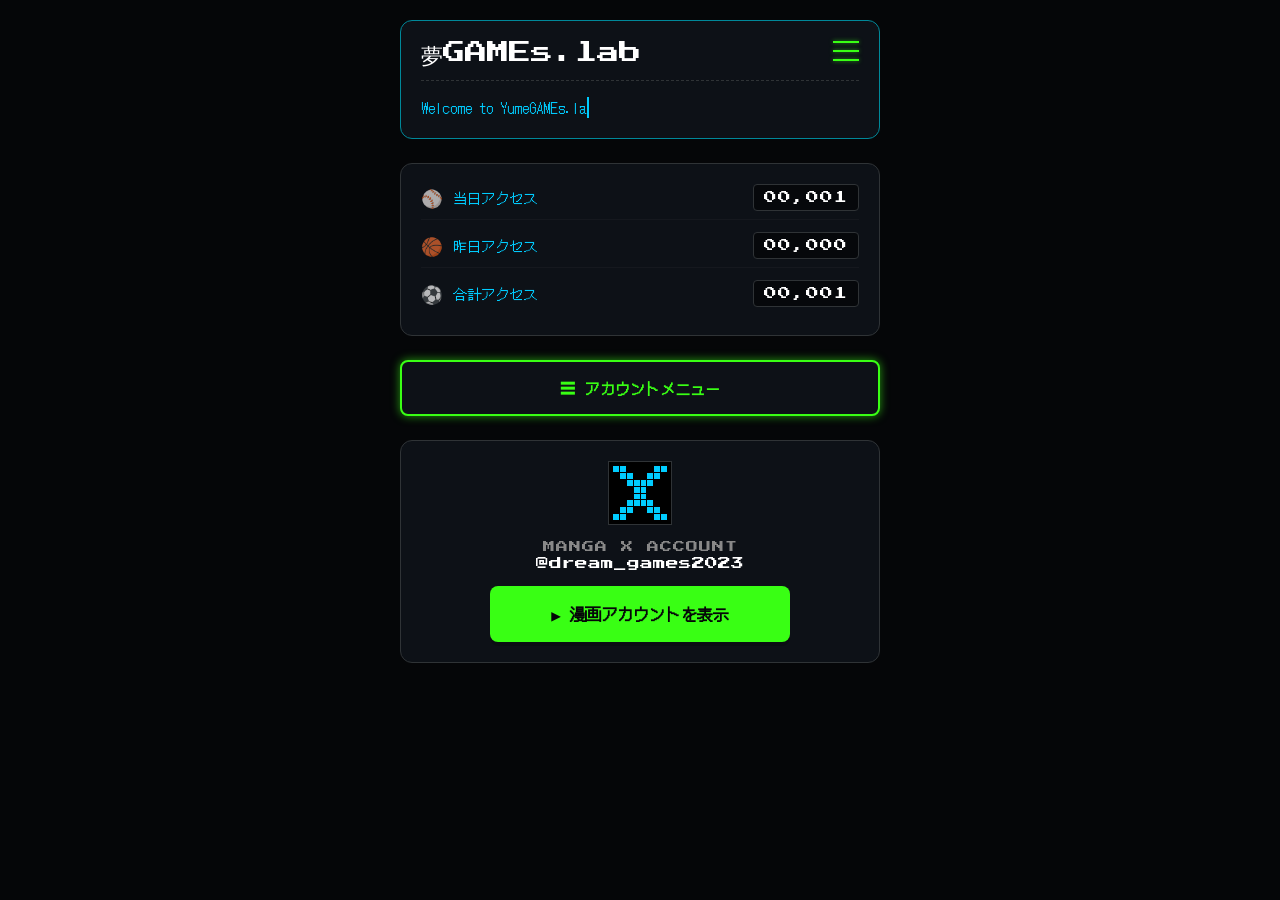
<file: index.html>
<!DOCTYPE html>
<html lang="ja">
<head>
  <meta charset="UTF-8">
  <meta name="viewport" content="width=device-width, initial-scale=1.0">
  <!-- 検索エンジン非公開設定 -->
  <meta name="robots" content="noindex, nofollow">
  <title>夢GAMEs.lab - Green Accent Edition</title>
  <style>
    /* Google Fontsから必要なフォントのみ読み込み（軽量化） */
    @import url('https://fonts.googleapis.com/css2?family=Press+Start+2P&family=DotGothic16&display=swap');

    :root {
      /* --- 色彩設計 (Color Palette) --- */
      /* ベースカラー（約70%）：深い闇 */
      --bg-color: #050608;
      --card-bg: #0d1117;
      
      /* サブカラー（約20%）：落ち着いたサイバーブルー */
      --sub-cyan: #008899;      /* 枠線など（発光なし） */
      --text-cyan: #00ccff;     /* 通常テキスト */
      
      /* アクセントカラー（約8%）：鮮烈なネオングリーン */
      /* ※クリックできる要素（導線）のみに使用 */
      --neon-green: #39ff14;
      --neon-green-glow: rgba(57, 255, 20, 0.6);
      
      /* その他：情報整理用 */
      --text-white: #ffffff;
      --text-gray: #888888;
      --border-dark: #2f3336;
    }

    * {
      box-sizing: border-box;
      margin: 0;
      padding: 0;
    }

    body {
      background-color: var(--bg-color);
      color: var(--text-cyan);
      font-family: 'DotGothic16', 'Courier New', monospace;
      display: flex;
      justify-content: center;
      align-items: flex-start;
      min-height: 100vh;
      /* スマホ・PC両方で自然な余白 */
      padding: 20px 10px;
    }

    .pixel-font {
      font-family: 'Press Start 2P', monospace;
      /* Press Start 2Pは小さく見えがちなので調整 */
      font-size: 0.8rem; 
    }

    /* -----------------------------------
       レスポンシブ・コンテナ
       スマホでは全幅、PCでは中央寄せ最大幅
    ----------------------------------- */
    .main-container {
      width: 100%;
      max-width: 480px; /* PC閲覧時も見やすい幅に微調整 */
      display: flex;
      flex-direction: column;
      gap: 24px; /* 要素間の余白を広げ、視認性向上 */
    }

    /* 共通：カードスタイル（発光を廃止し、スッキリさせる） */
    .common-card {
      background-color: var(--card-bg);
      border: 1px solid var(--border-dark);
      border-radius: 12px;
      padding: 20px;
      position: relative;
    }

    /* -----------------------------------
       1. 上段: メインヘッダー
    ----------------------------------- */
    .header-card {
      border-color: var(--sub-cyan);
    }

    #menu-toggle { display: none; }
    .hamburger-btn {
      position: absolute;
      top: 20px;
      right: 20px;
      width: 26px;
      height: 20px;
      display: flex;
      flex-direction: column;
      justify-content: space-between;
      cursor: pointer;
      z-index: 10;
    }
    .hamburger-btn span {
      display: block;
      width: 100%;
      height: 2px;
      /* ハンバーガーは「操作できる」ので緑 */
      background-color: var(--neon-green);
      box-shadow: 0 0 4px var(--neon-green-glow);
      transition: all 0.3s ease;
    }

    /* アニメーション時も緑を維持 */
    #menu-toggle:checked + .hamburger-btn span:nth-child(1) { transform: translateY(9px) rotate(45deg); }
    #menu-toggle:checked + .hamburger-btn span:nth-child(2) { opacity: 0; }
    #menu-toggle:checked + .hamburger-btn span:nth-child(3) { transform: translateY(-9px) rotate(-45deg); }

    .site-title {
      font-size: 1.4rem;
      /* タイトルは白にして読みやすく */
      color: var(--text-white);
      margin-bottom: 16px;
      border-bottom: 1px dashed var(--border-dark);
      padding-bottom: 8px;
      padding-right: 40px;
    }

    .typewriter-wrapper {
      display: flex;
      justify-content: flex-start;
      width: 100%;
    }

    .typewriter-text {
      font-size: 0.9rem;
      color: var(--text-cyan);
      white-space: nowrap;
      overflow: hidden;
      border-right: 2px solid var(--text-cyan);
      animation: 
        typing 2.4s steps(24, end) forwards,
        blink-caret 0.75s step-end infinite;
    }

    @keyframes typing { from { width: 0; } to { width: 24ch; } }
    @keyframes blink-caret { from, to { border-color: transparent; } 50% { border-color: var(--text-cyan); } }

    /* メニューリスト（ドロップダウン） */
    .menu-list {
      max-height: 0;
      opacity: 0;
      overflow: hidden;
      list-style: none;
      transition: max-height 0.4s ease, opacity 0.3s ease;
    }
    #menu-toggle:checked ~ .menu-list {
      max-height: 600px; /* 展開時の高さを十分に確保 */
      opacity: 1;
      margin-top: 16px;
    }
    .menu-list li { margin-bottom: 10px; }
    .menu-list a, .menu-list label.menu-label {
      color: var(--text-white);
      text-decoration: none;
      font-size: 0.9rem;
      display: block;
      padding: 12px;
      background: rgba(255, 255, 255, 0.03);
      border: 1px solid var(--border-dark);
      border-radius: 6px;
      cursor: pointer;
      transition: all 0.2s ease;
    }
    /* ホバー時・タップ時に「緑」にして導線を強調 */
    .menu-list a:hover, .menu-list label.menu-label:hover {
      color: var(--bg-color);
      background-color: var(--neon-green);
      border-color: var(--neon-green);
      font-weight: bold;
    }

    /* 事業概要アコーディオン */
    #biz-summary-toggle { display: none; }
    .biz-summary-content {
      max-height: 0;
      opacity: 0;
      overflow: hidden;
      transition: all 0.4s ease;
    }
    #biz-summary-toggle:checked ~ .biz-summary-content {
      max-height: 600px;
      opacity: 1;
      margin-top: 12px;
      padding-top: 12px;
      border-top: 1px dashed var(--border-dark);
    }

    /* 事業概要カード（埋め込み風） */
    .embedded-info-card {
      background-color: rgba(0, 0, 0, 0.3);
      border: 1px solid var(--border-dark);
      border-radius: 8px;
      padding: 16px;
      text-align: left;
    }
    .info-header {
      color: var(--text-gray);
      font-size: 0.7rem;
      margin-top: 12px;
      margin-bottom: 2px;
      letter-spacing: 1px;
    }
    .info-header:first-child { margin-top: 0; }
    .info-value {
      font-size: 1rem;
      color: var(--text-white);
    }

    /* -----------------------------------
       2. アクセスカウンター
    ----------------------------------- */
    .counter-card {
      border-color: var(--border-dark);
      display: flex;
      flex-direction: column;
      gap: 12px;
    }
    .counter-row {
      display: flex;
      align-items: center;
      justify-content: space-between;
      gap: 12px;
      padding-bottom: 8px;
      border-bottom: 1px solid rgba(255, 255, 255, 0.03);
    }
    .counter-row:last-child { border-bottom: none; }
    .counter-label {
      display: flex;
      align-items: center;
      gap: 10px;
      font-size: 0.9rem;
      color: var(--text-cyan);
    }
    .counter-icon {
      font-size: 1.1rem;
      opacity: 0.7;
    }
    .counter-value {
      /* 数字は重要なので白でハッキリと */
      color: var(--text-white);
      background-color: rgba(0, 0, 0, 0.5);
      padding: 6px 10px;
      border-radius: 4px;
      border: 1px solid var(--border-dark);
      letter-spacing: 1px;
    }

    /* -----------------------------------
       3. サイドドロワー（アカウントメニュー）
    ----------------------------------- */
    #drawer-toggle { display: none; }
    
    /* 開くボタン：導線なので「緑の枠線＋緑の光」 */
    .drawer-open-btn {
      display: inline-flex;
      align-items: center;
      justify-content: center;
      gap: 10px;
      width: 100%;
      padding: 14px;
      background: var(--card-bg);
      border: 2px solid var(--neon-green);
      color: var(--neon-green);
      box-shadow: 0 0 10px var(--neon-green-glow);
      border-radius: 8px;
      cursor: pointer;
      font-size: 0.95rem;
      font-weight: bold;
      transition: all 0.2s ease;
    }
    .drawer-open-btn:active {
      transform: scale(0.98);
      box-shadow: 0 0 5px var(--neon-green-glow);
    }

    /* ドロワー本体 */
    .drawer {
      position: fixed;
      top: 0;
      left: -300px; /* 初期状態は画面外 */
      width: 280px;
      height: 100vh;
      background-color: #0a0d12;
      border-right: 1px solid var(--sub-cyan);
      padding: 30px 20px;
      transition: left 0.3s cubic-bezier(0.4, 0, 0.2, 1);
      z-index: 1001;
      display: flex;
      flex-direction: column;
      gap: 20px;
    }
    #drawer-toggle:checked ~ .drawer { left: 0; }
    
    /* オーバーレイ（背景） */
    .drawer-overlay {
      position: fixed;
      top: 0;
      left: 0;
      width: 100vw;
      height: 100vh;
      background: rgba(0, 0, 0, 0.7);
      opacity: 0;
      visibility: hidden;
      transition: opacity 0.3s ease, visibility 0.3s ease;
      z-index: 1000;
    }
    #drawer-toggle:checked ~ .drawer-overlay {
      opacity: 1;
      visibility: visible;
    }
    
    /* 閉じるボタン：導線なので緑 */
    .close-btn {
      position: absolute;
      top: 16px;
      right: 16px;
      width: 30px;
      height: 30px;
      cursor: pointer;
      display: flex;
      align-items: center;
      justify-content: center;
      border: 1px solid var(--neon-green);
      border-radius: 50%;
    }
    .close-btn::before, .close-btn::after {
      content: '';
      position: absolute;
      width: 16px;
      height: 2px;
      background-color: var(--neon-green);
    }
    .close-btn::before { transform: rotate(45deg); }
    .close-btn::after { transform: rotate(-45deg); }

    .drawer-title {
      font-size: 1.1rem;
      color: var(--text-white);
      margin-bottom: 10px;
      margin-top: 20px;
    }
    .drawer-account-item {
      background: rgba(255, 255, 255, 0.03);
      border: 1px solid var(--border-dark);
      border-radius: 8px;
      padding: 16px;
    }
    .drawer-acc-name {
      font-weight: bold;
      color: var(--text-white);
      margin-bottom: 4px;
    }
    .drawer-acc-id {
      color: var(--text-gray);
      font-size: 0.8rem;
      margin-bottom: 12px;
    }
    .drawer-link {
      /* リンクなので緑 */
      color: var(--neon-green);
      font-size: 0.9rem;
      text-decoration: none;
      display: inline-block;
    }
    .drawer-link:hover {
      text-decoration: underline;
    }

    /* -----------------------------------
       4. X（旧Twitter）アカウントカード
    ----------------------------------- */
    .x-account-card {
      border-color: var(--border-dark);
      text-align: center;
      display: flex;
      flex-direction: column;
      align-items: center;
      gap: 16px;
    }
    
    /* Xロゴ（ピクセルアート）：色は落ち着かせる */
    .pixel-x-icon {
      width: 64px;
      height: 64px;
      display: grid;
      grid-template-columns: repeat(8, 1fr);
      grid-template-rows: repeat(8, 1fr);
      gap: 1px;
      padding: 4px;
      background: #000;
      border: 1px solid var(--border-dark);
    }
    .pixel { background-color: transparent; }
    /* ロゴの色を水色にして緑の使用率を稼ぐ */
    .pixel.on { background-color: var(--text-cyan); }

    .account-label {
      color: var(--text-gray);
      font-size: 0.75rem;
      letter-spacing: 1px;
      margin-bottom: 4px;
    }
    .account-id {
      color: var(--text-white);
      word-break: break-all;
    }

    /* 
      重要：メインのアクションボタン
      「緑のベタ塗り」にして、最も重要な導線であることを視覚的に伝える
      画面全体における「緑の8%」の主役となる部分
    */
    .main-game-btn {
      display: block;
      width: 100%;
      max-width: 300px; /* PCなどで広がりすぎないように */
      padding: 16px;
      /* 背景を緑、文字を黒にしてコントラスト確保（色彩検定ポイント） */
      background-color: var(--neon-green);
      color: var(--bg-color);
      
      text-decoration: none;
      font-size: 1rem;
      font-weight: bold;
      border-radius: 8px;
      box-shadow: 0 4px 0 rgba(0, 0, 0, 0.2); /* 立体感 */
      transition: all 0.1s ease;
    }
    .main-game-btn:active {
      transform: translateY(2px);
      box-shadow: 0 2px 0 rgba(0, 0, 0, 0.2);
    }

  </style>
</head>
<body>

  <!-- PC・スマホ共通 メインコンテナ -->
  <div class="main-container">

    <!-- 1. 上段: ヘッダーカード -->
    <header class="common-card header-card">
      <input type="checkbox" id="menu-toggle">
      <label for="menu-toggle" class="hamburger-btn" aria-label="Menu Toggle">
        <span></span>
        <span></span>
        <span></span>
      </label>

      <div class="site-title pixel-font">夢GAMEs.lab</div>

      <div class="typewriter-wrapper">
        <p class="typewriter-text">Welcome to YumeGAMEs.lab...</p>
      </div>

      <!-- ハンバーガーメニュー内 -->
      <ul class="menu-list">
        <li>
          <input type="checkbox" id="biz-summary-toggle">
          <!-- 展開ラベル。menu-labelクラスを追加 -->
          <label for="biz-summary-toggle" class="menu-label track-feature">▼ 個人事業主概要</label>

          <!-- クリック時に展開されるプロフィールエリア -->
          <div class="biz-summary-content">
            <div class="embedded-info-card">
              
              <div class="info-header pixel-font">BUSINESS TYPE</div>
              <div class="info-value">個人事業主</div>

              <div class="info-header pixel-font">OWNER</div>
              <div class="info-value">こみねやすし</div>

              <div class="info-header pixel-font">POSITION</div>
              <div class="info-value">店長 (Store Manager)</div>

              <div class="info-header pixel-font">JOB CATEGORY</div>
              <div class="info-value">エンジニア・クリエイター</div>

              <div class="info-header pixel-font">LOCATION</div>
              <div class="info-value">東京都三鷹市</div>
            </div>
          </div>
        </li>
        <li><a href="https://yasushikomine6-cell.github.io/drames_02.html" class="track-feature">▶ この屋号は？</a></li>
        <li><a href="https://yasushikomine6-cell.github.io/%E2%80%8BTheTrioGoddess.html" class="track-feature">▶ 漫画連載</a></li>
      </ul>
    </header>

    <!-- 2. アクセスカウンター -->
    <section class="common-card counter-card">
      <div class="counter-row">
        <div class="counter-label">
          <span class="counter-icon">⚾</span>
          <span>当日アクセス</span>
        </div>
        <div class="counter-value pixel-font" id="today-access">00,001</div>
      </div>

      <div class="counter-row">
        <div class="counter-label">
          <span class="counter-icon">🏀</span>
          <span>昨日アクセス</span>
        </div>
        <div class="counter-value pixel-font" id="yesterday-access">00,000</div>
      </div>

      <div class="counter-row">
        <div class="counter-label">
          <span class="counter-icon">⚽️</span>
          <span>合計アクセス</span>
        </div>
        <div class="counter-value pixel-font" id="total-access">00,001</div>
      </div>
    </section>

    <!-- 3. アカウントメニュー（ドロワー）起動ボタン -->
    <input type="checkbox" id="drawer-toggle">
    <!-- このボタンは「緑の枠線」で目立たせる -->
    <label for="drawer-toggle" class="drawer-open-btn track-feature">
      <span>☰</span> アカウントメニュー
    </label>

    <!-- ドロワー本体 -->
    <label for="drawer-toggle" class="drawer-overlay"></label>
    <aside class="drawer">
      <label for="drawer-toggle" class="close-btn" aria-label="Close Drawer"></label>
      
      <div class="drawer-title pixel-font">ACCOUNTS</div>

      <div class="drawer-account-item">
        <div class="drawer-acc-name">漫画アカウント</div>
        <div class="drawer-acc-id">@dream_games2023</div>
        <a href="https://x.com/dream_games2023" target="_blank" rel="noopener noreferrer" class="drawer-link track-feature">
          ▶ Xプロフィール
        </a>
      </div>

      <div class="drawer-account-item">
        <div class="drawer-acc-name">ゲームアカウント</div>
        <div class="drawer-acc-id">@yasushi_komineg</div>
        <a href="https://x.com/yasushi_komineg" target="_blank" rel="noopener noreferrer" class="drawer-link track-feature">
          ▶ Xプロフィール
        </a>
      </div>
    </aside>

    <!-- 4. メインコンテンツ：漫画アカウント -->
    <article class="common-card x-account-card">
      <!-- ロゴの色は緑ではなく水色に -->
      <div class="pixel-x-icon" aria-label="X Logo">
        <div class="pixel on"></div><div class="pixel on"></div><div class="pixel"></div><div class="pixel"></div><div class="pixel"></div><div class="pixel"></div><div class="pixel on"></div><div class="pixel on"></div>
        <div class="pixel"></div><div class="pixel on"></div><div class="pixel on"></div><div class="pixel"></div><div class="pixel"></div><div class="pixel on"></div><div class="pixel on"></div><div class="pixel"></div>
        <div class="pixel"></div><div class="pixel"></div><div class="pixel on"></div><div class="pixel on"></div><div class="pixel on"></div><div class="pixel on"></div><div class="pixel"></div><div class="pixel"></div>
        <div class="pixel"></div><div class="pixel"></div><div class="pixel"></div><div class="pixel on"></div><div class="pixel on"></div><div class="pixel"></div><div class="pixel"></div><div class="pixel"></div>
        <div class="pixel"></div><div class="pixel"></div><div class="pixel"></div><div class="pixel on"></div><div class="pixel on"></div><div class="pixel"></div><div class="pixel"></div><div class="pixel"></div>
        <div class="pixel"></div><div class="pixel"></div><div class="pixel on"></div><div class="pixel on"></div><div class="pixel on"></div><div class="pixel on"></div><div class="pixel"></div><div class="pixel"></div>
        <div class="pixel"></div><div class="pixel on"></div><div class="pixel on"></div><div class="pixel"></div><div class="pixel"></div><div class="pixel on"></div><div class="pixel on"></div><div class="pixel"></div>
        <div class="pixel on"></div><div class="pixel on"></div><div class="pixel"></div><div class="pixel"></div><div class="pixel"></div><div class="pixel"></div><div class="pixel on"></div><div class="pixel on"></div>
      </div>

      <div class="account-info">
        <div class="account-label pixel-font">MANGA X ACCOUNT</div>
        <div class="account-id pixel-font">@dream_games2023</div>
      </div>

      <!-- 
        重要：アクションボタン
        緑ベタ塗り＋黒文字で視認性とクリック率を確保 
      -->
      <a href="https://x.com/dream_games2023" target="_blank" rel="noopener noreferrer" class="main-game-btn track-feature">
        ▶ 漫画アカウントを表示
      </a>
    </article>

  </div>

  <!-- 自動カウント用スクリプト -->
  <script>
    document.addEventListener('DOMContentLoaded', () => {
      const todayKey = 'yume_today_access';
      const dateKey = 'yume_last_access_date';
      const totalKey = 'yume_total_access';
      const yesterdayKey = 'yume_yesterday_access';

      const currentDate = new Date().toDateString();
      const lastAccessDate = localStorage.getItem(dateKey);

      let todayCount = parseInt(localStorage.getItem(todayKey) || '0', 10);
      let yesterdayCount = parseInt(localStorage.getItem(yesterdayKey) || '0', 10);

      // --- 1. 日付変更時の処理（「当日」を「昨日」へ繰り越し） ---
      if (lastAccessDate !== currentDate) {
        if (lastAccessDate) {
          // 前回アクセス日と今日が違う場合、前日の「当日カウント」を「昨日アクセス」に保存
          yesterdayCount = todayCount;
          localStorage.setItem(yesterdayKey, yesterdayCount);
        }
        todayCount = 1;
        localStorage.setItem(dateKey, currentDate);
      } else {
        todayCount += 1;
      }
      localStorage.setItem(todayKey, todayCount);

      // --- 2. 合計アクセスの管理 ---
      let totalCount = parseInt(localStorage.getItem(totalKey) || '0', 10);
      totalCount += 1;
      localStorage.setItem(totalKey, totalCount);

      // 桁揃えフォーマット
      const formatNumber = (num) => {
        return String(num).padStart(5, '0').replace(/\B(?=(\d{3})+(?!\d))/g, ',');
      };

      // 表示更新
      const updateDisplay = () => {
        const todayEl = document.getElementById('today-access');
        const totalEl = document.getElementById('total-access');
        const yesterdayEl = document.getElementById('yesterday-access');
        
        if(todayEl) todayEl.textContent = formatNumber(todayCount);
        if(totalEl) totalEl.textContent = formatNumber(totalCount);
        if(yesterdayEl) yesterdayEl.textContent = formatNumber(yesterdayCount);
      };

      updateDisplay();
    });
  </script>

</body>
</html>
</file>
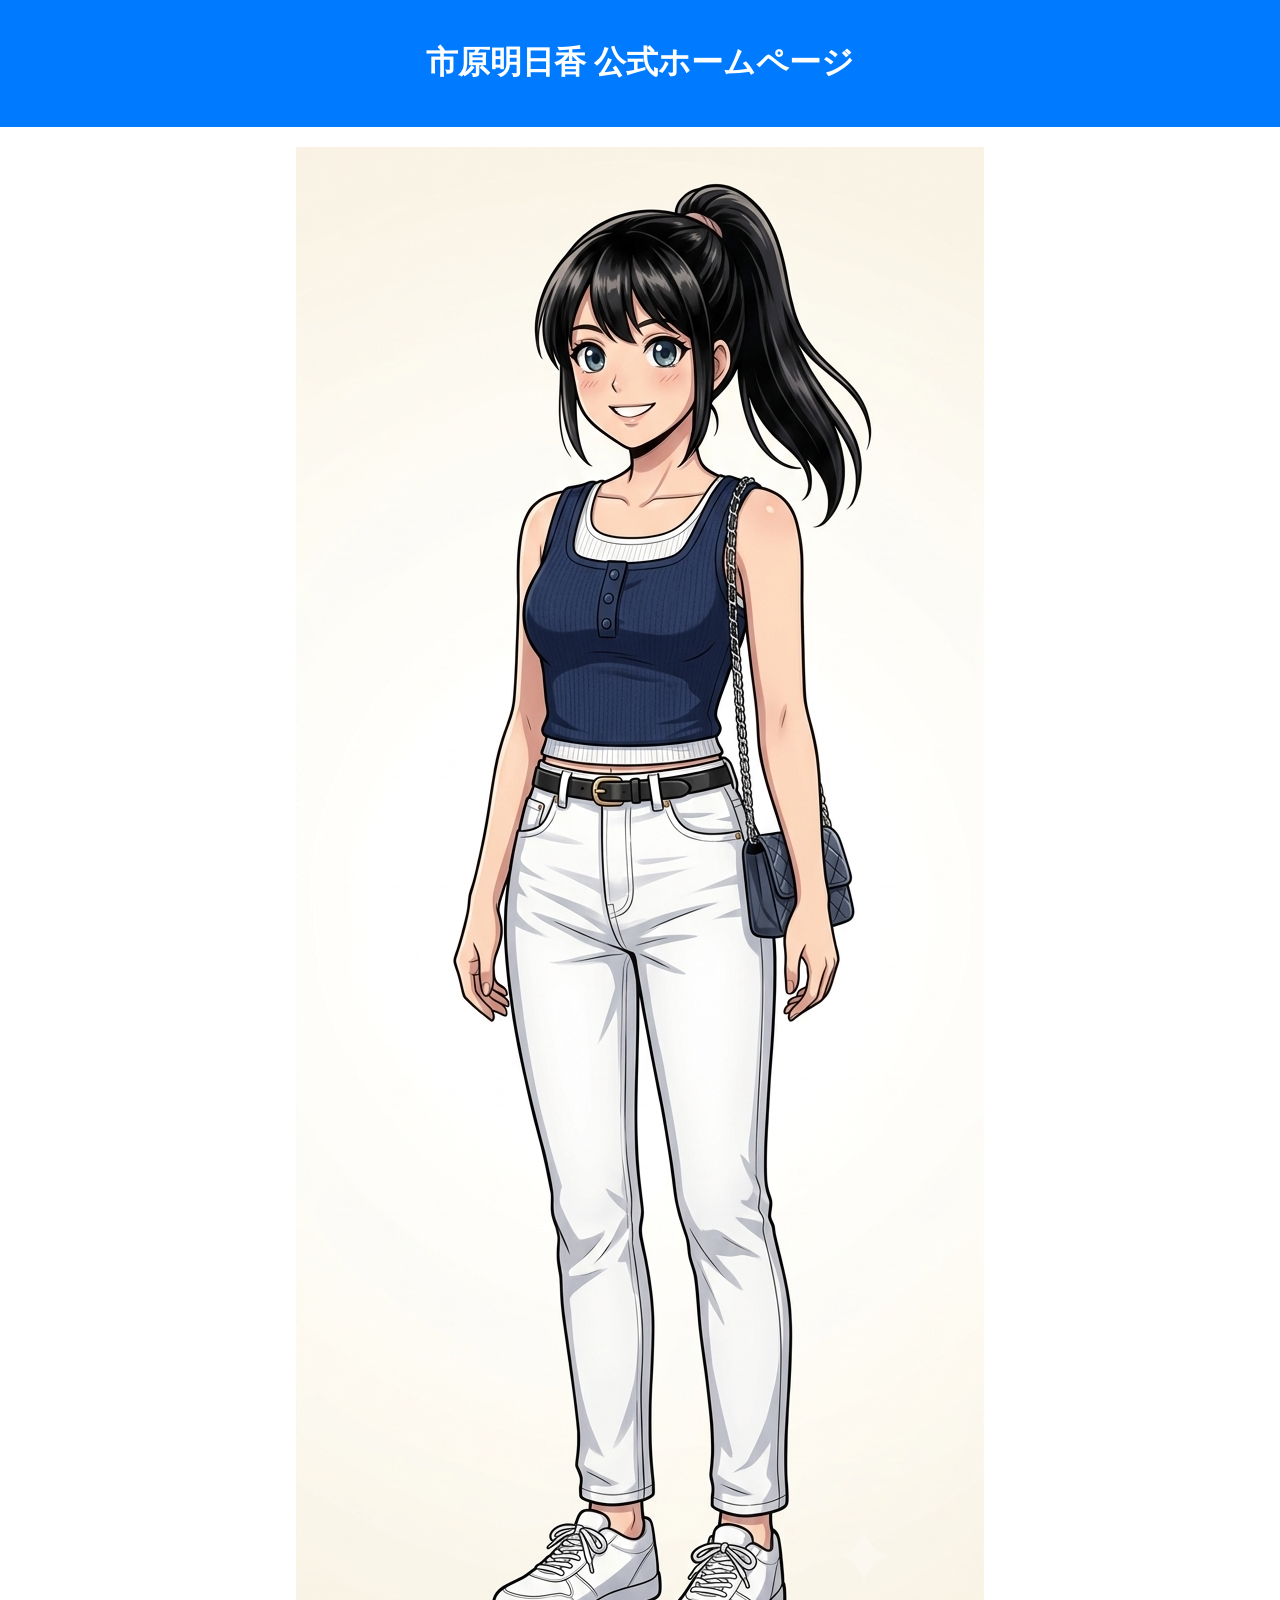
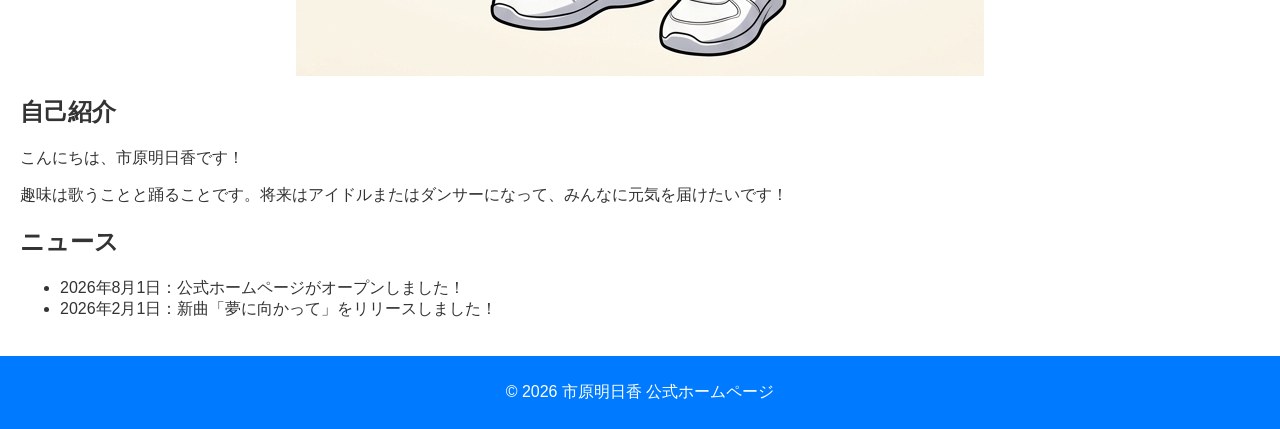
<file: asuka.html>
<!DOCTYPE html>
<html lang="ja">
<head>
    <meta charset="UTF-8">
    <meta name="viewport" content="width=device-width, initial-scale=1.0">
    <title>市原明日香 公式ホームページ</title>
    <style>
        /* カラーコードの定義 */
        :root {
            --primary-color: #007bff; /* 青 */
            --secondary-color: #ffffff; /* 白 */
            --accent-color: #ffc107; /* 黄 */
            --text-color: #333333; /* 黒 */
        }

        /* 全体設定 */
        body {
            font-family: Arial, sans-serif;
            margin: 0;
            padding: 0;
            background-color: var(--secondary-color);
            color: var(--text-color);
        }

        /* ヘッダー */
        header {
            background-color: var(--primary-color);
            color: var(--secondary-color);
            padding: 20px;
            text-align: center;
        }

        /* メインコンテンツ */
        main {
            padding: 20px;
        }

        /* キャラクター画像 */
        .character-image {
            max-width: 100%;
            height: auto;
            display: block;
            margin: 0 auto;
        }

        /* 自己紹介 */
        .profile {
            margin-top: 20px;
        }

        /* ニュース */
        .news {
            margin-top: 20px;
        }

        /* フッター */
        footer {
            background-color: var(--primary-color);
            color: var(--secondary-color);
            padding: 10px;
            text-align: center;
        }

        /* レスポンシブ対応 (スマホ) */
        @media (max-width: 768px) {
            header {
                padding: 10px;
            }

            main {
                padding: 10px;
            }

            .profile {
                margin-top: 10px;
            }

            .news {
                margin-top: 10px;
            }
        }
    </style>
</head>
<body>
    <header>
        <h1>市原明日香 公式ホームページ</h1>
    </header>

    <main>
        <!-- 指定の画像URLを挿入 -->
        <img src="https://yasushikomine6-cell.github.io/1785499859932.png" alt="市原明日香" class="character-image">

        <div class="profile">
            <h2>自己紹介</h2>
            <p>こんにちは、市原明日香です！</p>
            <p>趣味は歌うことと踊ることです。将来はアイドルまたはダンサーになって、みんなに元気を届けたいです！</p>
        </div>

        <div class="news">
            <h2>ニュース</h2>
            <ul>
                <li>2026年8月1日：公式ホームページがオープンしました！</li>
                <li>2026年2月1日：新曲「夢に向かって」をリリースしました！</li>
            </ul>
        </div>
    </main>

    <footer>
        <p>&copy; 2026 市原明日香 公式ホームページ</p>
    </footer>
</body>
</html>
</file>
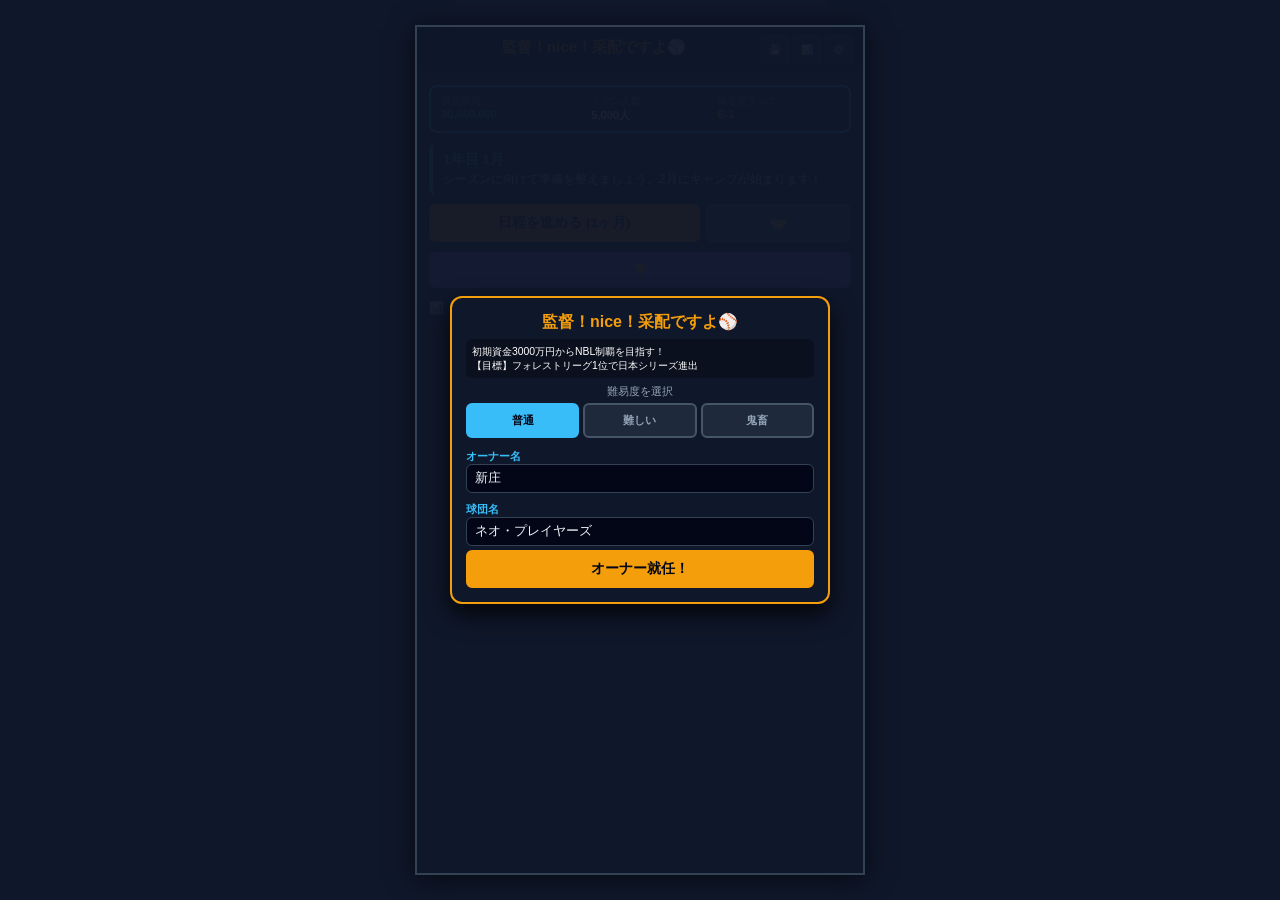
<file: baseball.html>
<!DOCTYPE html>
<html lang="ja">
<head>
    <meta charset="UTF-8">
    <meta name="viewport" content="width=device-width, initial-scale=1.0, maximum-scale=1.0, user-scalable=no, viewport-fit=cover">
    <title>監督！nice！采配ですよ⚾ - Consumer Edition</title>
    <style>
        :root {
            --bg-color: #0f172a;
            --card-bg: #1e293b;
            --text-color: #f1f5f9;
            --primary-color: #38bdf8;
            --accent-color: #f43f5e;
            --success-color: #10b981;
            --warning-color: #f59e0b;
            --cond-best: #ef4444;
            --cond-good: #f97316;
            --cond-normal: #22c55e;
            --cond-bad: #3b82f6;
            --cond-worst: #8b5cf6;
        }

        * {
            box-sizing: border-box;
            margin: 0;
            padding: 0;
            user-select: none;
            -webkit-user-select: none;
        }

        body {
            font-family: -apple-system, BlinkMacSystemFont, "Segoe UI", Roboto, "Helvetica Neue", Arial, sans-serif;
            background-color: var(--bg-color);
            color: var(--text-color);
            display: flex;
            justify-content: center;
            align-items: center;
            min-height: 100vh;
            overflow: hidden;
        }

        #game-container {
            width: 100%;
            max-width: 450px;
            height: 100vh;
            height: 100dvh;
            max-height: 850px;
            background: #0f172a;
            display: flex;
            flex-direction: column;
            position: relative;
            box-shadow: 0 4px 25px rgba(0,0,0,0.6);
            border: 2px solid #334155;
            overflow: hidden;
        }

        header {
            background-color: #020617;
            color: white;
            padding: 8px 10px;
            text-align: center;
            border-bottom: 2px solid #1e293b;
            flex-shrink: 0;
            display: flex;
            justify-content: space-between;
            align-items: center;
        }

        .header-title {
            flex: 1;
            text-align: center;
        }

        h1 {
            font-size: 0.95rem;
            margin-bottom: 4px;
            color: #f59e0b;
            text-shadow: 1px 1px 2px rgba(0,0,0,0.5);
        }

        .header-buttons {
            display: flex;
            gap: 4px;
        }

        .header-btn {
            background: #1e293b;
            border: 1px solid #475569;
            color: #38bdf8;
            width: 28px;
            height: 28px;
            border-radius: 4px;
            font-size: 0.6rem;
            font-weight: bold;
            cursor: pointer;
            display: flex;
            align-items: center;
            justify-content: center;
        }

        .header-btn:hover {
            background: #334155;
        }

        .scoreboard {
            width: 100%;
            border-collapse: collapse;
            background: rgba(255,255,255,0.05);
            border-radius: 4px;
            overflow: hidden;
            font-size: 0.75rem;
        }

        .scoreboard th, .scoreboard td {
            padding: 3px;
            text-align: center;
            border: 1px solid rgba(255,255,255,0.1);
        }

        .screen {
            display: none;
            flex-direction: column;
            height: 100%;
            width: 100%;
            padding: 12px;
            overflow-y: auto;
            -webkit-overflow-scrolling: touch;
        }

        .screen.active {
            display: flex;
        }

        .kpi-dashboard {
            background: #1e293b;
            border: 2px solid var(--primary-color);
            border-radius: 8px;
            padding: 8px 10px;
            margin-bottom: 10px;
            display: grid;
            grid-template-columns: 1.2fr 1fr 1fr;
            gap: 4px;
            font-size: 0.7rem;
            flex-shrink: 0;
        }

        .kpi-block {
            display: flex;
            flex-direction: column;
        }

        .kpi-label { color: #94a3b8; font-size: 0.6rem; }
        .kpi-val { font-weight: bold; color: #fff; }
        .kpi-val.highlight { color: #38bdf8; }

        .tactical-board {
            display: flex;
            flex-direction: column;
            gap: 6px;
            margin-bottom: 10px;
            max-height: 240px;
            overflow-y: auto;
            padding-right: 4px;
        }

        .board-title {
            font-size: 0.8rem;
            color: var(--primary-color);
            border-left: 3px solid var(--primary-color);
            padding-left: 6px;
            margin-top: 4px;
            margin-bottom: 4px;
            font-weight: bold;
        }

        .order-slot {
            display: flex;
            align-items: center;
            background: #1e293b;
            border: 1px solid #334155;
            border-radius: 6px;
            padding: 4px 6px;
            gap: 6px;
        }

        .order-badge {
            width: 18px;
            height: 18px;
            background: var(--warning-color);
            color: #020617;
            border-radius: 50%;
            display: flex;
            align-items: center;
            justify-content: center;
            font-weight: bold;
            font-size: 0.75rem;
            flex-shrink: 0;
        }

        .order-select-wrapper {
            flex: 1;
        }

        .order-select {
            width: 100%;
            background: #0f172a;
            color: white;
            border: 1px solid #475569;
            padding: 4px;
            border-radius: 4px;
            font-size: 0.7rem;
            outline: none;
        }

        .player-bench-list {
            background: #111827;
            border-radius: 8px;
            padding: 6px;
            border: 1px dashed #334155;
            max-height: 160px;
            overflow-y: auto;
            margin-bottom: 8px;
        }

        .bench-player-card {
            display: grid;
            grid-template-columns: 1.5fr 0.8fr 1.2fr;
            align-items: center;
            padding: 4px 2px;
            border-bottom: 1px solid #1e293b;
            font-size: 0.65rem;
            gap: 2px;
        }

        .bench-player-card.farm-status {
            background: rgba(139, 92, 246, 0.08);
        }

        .player-name-col {
            font-weight: bold;
            color: #f1f5f9;
            white-space: nowrap;
            overflow: hidden;
            text-overflow: ellipsis;
        }

        .condition-indicator {
            display: inline-flex;
            align-items: center;
            justify-content: center;
            padding: 1px 4px;
            border-radius: 8px;
            font-size: 0.55rem;
            font-weight: bold;
            color: #fff;
            width: fit-content;
        }

        .cond-best { background-color: var(--cond-best); }
        .cond-good { background-color: var(--cond-good); }
        .cond-normal { background-color: var(--cond-normal); }
        .cond-bad { background-color: var(--cond-bad); }
        .cond-worst { background-color: var(--cond-worst); }

        .stat-badge {
            text-align: center;
            font-size: 0.6rem;
            background: #1e293b;
            padding: 2px 4px;
            border-radius: 4px;
            color: #94a3b8;
            white-space: nowrap;
        }

        .pennant-dashboard {
            display: flex;
            flex-direction: column;
            gap: 8px;
        }

        .pennant-status-card {
            background: #1e293b;
            border-radius: 8px;
            padding: 8px 10px;
            border-left: 4px solid var(--primary-color);
        }

        .league-table {
            width: 100%;
            border-collapse: collapse;
            font-size: 0.7rem;
            background: #1e293b;
            border-radius: 6px;
            overflow: hidden;
            margin-top: 2px;
        }

        .league-table th, .league-table td {
            padding: 4px;
            text-align: center;
            border-bottom: 1px solid #334155;
        }

        .league-table th {
            background: #0f172a;
            color: var(--primary-color);
        }

        .field-section {
            flex: 1;
            position: relative;
            background: radial-gradient(circle at bottom center, #22c55e 0%, #15803d 80%);
            display: flex;
            flex-direction: column;
            justify-content: space-between;
            padding: 10px;
            min-height: 240px;
        }

        .diamond-box {
            position: relative;
            width: 100px;
            height: 100px;
            margin: 5px auto;
            transform: rotate(45deg);
            border: 2px dashed rgba(255,255,255,0.4);
        }

        .base {
            position: absolute;
            width: 15px;
            height: 15px;
            background: white;
            border: 1px solid #999;
            transform: rotate(-45deg);
        }

        #base-1 { top: 42px; right: -7px; }
        #base-2 { top: -7px; left: 42px; }
        #base-3 { top: 42px; left: -7px; }
        #base-home { bottom: -7px; left: 42px; background: #eee; }

        .base.runner {
            background: var(--accent-color) !important;
            box-shadow: 0 0 8px var(--accent-color);
        }

        .bso-container {
            background: rgba(0, 0, 0, 0.75);
            color: white;
            padding: 4px 8px;
            border-radius: 6px;
            font-family: monospace;
            font-weight: bold;
            font-size: 0.75rem;
            align-self: flex-start;
        }

        .bso-row { display: flex; align-items: center; margin: 1px 0; }
        .bso-label { width: 14px; }
        .dot { width: 8px; height: 8px; border-radius: 50%; background: #444; margin-left: 3px; display: inline-block; }
        .dot.ball { background: #38bdf8; }
        .dot.strike { background: #f59e0b; }
        .dot.out { background: #ef4444; }

        .log-section {
            height: 90px;
            background: #020617;
            color: #22c55e;
            padding: 6px;
            font-family: monospace;
            font-size: 0.7rem;
            overflow-y: auto;
            border-top: 2px solid #1e293b;
            border-bottom: 2px solid #1e293b;
            flex-shrink: 0;
        }

        .action-section {
            background: #1e293b;
            padding: 8px;
            display: grid;
            grid-template-columns: 1fr 1fr 1fr;
            gap: 6px;
            flex-shrink: 0;
        }

        .btn {
            background: #0f172a;
            border: 2px solid var(--primary-color);
            color: var(--primary-color);
            padding: 8px 2px;
            border-radius: 6px;
            font-weight: bold;
            font-size: 0.75rem;
            cursor: pointer;
            text-align: center;
            transition: all 0.15s;
        }

        .btn:active {
            transform: scale(0.95);
            background: var(--primary-color);
            color: #0f172a;
        }

        .btn-main {
            width: 100%;
            background: #f59e0b;
            color: #020617;
            border: 2px solid #f59e0b;
            font-size: 0.85rem;
            padding: 8px;
            margin-top: 4px;
            border-radius: 6px;
            font-weight: bold;
            cursor: pointer;
            transition: all 0.15s;
        }

        .btn-main:active {
            transform: scale(0.98);
            background: #d97706;
        }

        .btn-secondary {
            background: #475569;
            border: 2px solid #64748b;
            color: #fff;
        }

        .overlay {
            position: absolute;
            top: 0; left: 0; right: 0; bottom: 0;
            background: rgba(15, 23, 42, 0.96);
            display: flex;
            flex-direction: column;
            justify-content: center;
            align-items: center;
            z-index: 10;
            color: white;
            text-align: center;
            padding: 10px;
        }

        .modal-content {
            background: #0f172a;
            padding: 14px;
            border-radius: 12px;
            border: 2px solid #f59e0b;
            width: 100%;
            max-width: 380px;
            box-shadow: 0 10px 25px rgba(0,0,0,0.8);
            max-height: 90vh;
            overflow-y: auto;
        }

        #title-canvas, #office-canvas {
            background: #1e293b;
            border: 2px solid #fff;
            border-radius: 6px;
            margin: 0 auto 8px auto;
            width: 100%;
            max-width: 320px;
            height: 120px;
            display: block;
            box-shadow: 0 4px 10px rgba(0,0,0,0.4);
        }

        #office-canvas { border-color: #f59e0b; height: 140px; }

        .dialogue-box {
            background: rgba(0, 0, 0, 0.85);
            border: 2px solid #38bdf8;
            border-radius: 8px;
            padding: 8px;
            margin: 8px auto;
            width: 100%;
            max-width: 320px;
            min-height: 70px;
            text-align: left;
            font-family: monospace;
            font-size: 0.7rem;
            line-height: 1.4;
            color: #f0f9ff;
        }

        .dialogue-name {
            color: #38bdf8;
            font-weight: bold;
            margin-bottom: 2px;
            font-size: 0.75rem;
            border-bottom: 1px dashed #38bdf8;
        }

        .profile-form {
            display: flex;
            flex-direction: column;
            gap: 6px;
            margin-top: 6px;
            text-align: left;
        }

        .profile-form label { font-size: 0.7rem; color: #38bdf8; font-weight: bold; }
        .profile-form input {
            background: #020617; border: 1px solid #334155; color: #f1f5f9;
            padding: 6px 8px; border-radius: 6px; font-size: 0.8rem; width: 100%; outline: none;
        }

        .difficulty-selector {
            display: flex;
            gap: 4px;
            margin-bottom: 8px;
        }

        .diff-btn {
            flex: 1;
            padding: 8px;
            border: 2px solid #475569;
            background: #1e293b;
            color: #94a3b8;
            border-radius: 6px;
            font-size: 0.7rem;
            font-weight: bold;
            cursor: pointer;
        }

        .diff-btn.active {
            background: var(--primary-color);
            color: #020617;
            border-color: var(--primary-color);
        }

        .stats-panel {
            background: #1e293b;
            border: 1px solid #334155;
            border-radius: 6px;
            padding: 8px;
            margin-bottom: 8px;
            font-size: 0.7rem;
        }

        .stats-row {
            display: flex;
            justify-content: space-between;
            padding: 2px 0;
            border-bottom: 1px solid #0f172a;
        }

        .stats-label { color: #94a3b8; }
        .stats-value { color: #38bdf8; font-weight: bold; }

        .save-load-section {
            display: flex;
            gap: 4px;
            margin-bottom: 8px;
        }

        .save-load-btn {
            flex: 1;
            padding: 6px;
            background: #10b981;
            border: 1px solid #059669;
            color: white;
            border-radius: 4px;
            font-size: 0.65rem;
            font-weight: bold;
            cursor: pointer;
        }

        .save-load-btn.load { background: #3b82f6; border-color: #2563eb; }
        .save-load-btn:active { transform: scale(0.98); }

        .toast-notification {
            position: fixed;
            bottom: 20px;
            left: 50%;
            transform: translateX(-50%);
            background: #1e293b;
            border: 2px solid var(--success-color);
            color: var(--success-color);
            padding: 10px 16px;
            border-radius: 6px;
            font-size: 0.8rem;
            font-weight: bold;
            z-index: 20;
            animation: slideUp 0.3s ease-out;
        }

        @keyframes slideUp {
            from { transform: translateX(-50%) translateY(60px); opacity: 0; }
            to { transform: translateX(-50%) translateY(0); opacity: 1; }
        }

        .draft-pool, .trade-pool, .amateur-pool {
            display: flex;
            flex-direction: column;
            gap: 6px;
            max-height: 180px;
            overflow-y: auto;
            margin: 6px 0;
            background: #020617;
            padding: 6px;
            border-radius: 6px;
        }

        .draft-card, .trade-row, .amateur-card {
            display: flex;
            justify-content: space-between;
            align-items: center;
            background: #1e293b;
            padding: 6px;
            border-radius: 4px;
            font-size: 0.65rem;
        }

        .draft-btn, .trade-btn, .amateur-btn {
            background: #10b981;
            color: white;
            border: none;
            padding: 3px 6px;
            border-radius: 4px;
            font-weight: bold;
            cursor: pointer;
            font-size: 0.6rem;
        }

        .setting-toggle {
            display: flex;
            background: #020617;
            border: 1px solid #334155;
            border-radius: 6px;
            padding: 2px;
            margin-bottom: 6px;
        }

        .toggle-btn {
            flex: 1;
            padding: 5px;
            font-size: 0.7rem;
            background: transparent;
            color: #64748b;
            border: none;
            cursor: pointer;
            font-weight: bold;
            border-radius: 4px;
            text-align: center;
            transition: all 0.15s;
        }

        .toggle-btn.active {
            background: var(--primary-color);
            color: #020217;
        }
    </style>
</head>
<body>

<div id="game-container">
    <!-- ヘッダーメニュー -->
    <header>
        <div class="header-title">
            <h1>監督！nice！采配ですよ⚾</h1>
        </div>
        <div class="header-buttons">
            <button class="header-btn" title="保存" onclick="quickSaveGame()">💾</button>
            <button class="header-btn" title="統計" onclick="toggleStatsPanel()">📊</button>
            <button class="header-btn" title="設定" onclick="openSettings()">⚙️</button>
        </div>
    </header>

    <!-- 画面1: ペナントシミュレーター -->
    <div id="screen-pennant" class="screen active">
        <div class="kpi-dashboard">
            <div class="kpi-block">
                <span class="kpi-label">資金残高</span>
                <span class="kpi-val highlight" id="kpi-capital">30,000,000</span>
            </div>
            <div class="kpi-block">
                <span class="kpi-label">ファン人数</span>
                <span class="kpi-val" id="kpi-fans">5,000人</span>
            </div>
            <div class="kpi-block">
                <span class="kpi-label">知名度ランク</span>
                <span class="kpi-val" style="color:var(--warning-color);" id="kpi-fame">E-1</span>
            </div>
        </div>

        <div class="pennant-dashboard">
            <div class="pennant-status-card">
                <h3 style="color:var(--primary-color); font-size: 0.85rem;" id="current-date-display">1年目 1月</h3>
                <p style="font-size:0.75rem; margin-top:2px;" id="pennant-news">シーズンに向けて準備を整えましょう。2月にキャンプが始まります！</p>
            </div>

            <div style="display: flex; gap: 6px; margin-bottom: 2px;">
                <button class="btn btn-main" id="btn-advance-month" style="flex: 2; margin:0;" onclick="advanceMonth()">日程を進める (1ヶ月)</button>
                <button class="btn btn-main btn-secondary" id="btn-open-trade" style="flex: 1; margin:0;" onclick="openTradeModal()">🤝</button>
            </div>
            <button class="btn btn-main btn-secondary" id="btn-open-amateur" style="margin:0 0 4px 0; background:#8b5cf6; border-color:#8b5cf6;" onclick="openAmateurScoutModal()">🏆</button>

            <div>
                <h4 style="margin-bottom:2px; font-size:0.75rem;" id="roster-count-label">📊 リーグ順位</h4>
                <table class="league-table" id="table-forest">
                    <thead><tr><th>順位</th><th>球団名</th><th>勝</th><th>敗</th><th>引</th></tr></thead>
                    <tbody></tbody>
                </table>
            </div>
        </div>
    </div>

    <!-- 画面2: 球団事務所 -->
    <div id="screen-office" class="screen">
        <div style="flex:1; display:flex; flex-direction:column; justify-content:center;">
            <h2 style="color:#38bdf8; font-size:1.0rem; text-align:center; margin-bottom:6px;">📊 NBL 球団経営フロント</h2>
            <canvas id="office-canvas" width="320" height="140"></canvas>
            <div class="dialogue-box">
                <div class="dialogue-name" id="speaker-name">あんの</div>
                <div id="dialogue-text">…</div>
            </div>
            <button class="btn btn-main" id="office-btn" style="max-width:320px; margin:0 auto;" onclick="progressDialogue()">次へ</button>
        </div>
    </div>

    <!-- 画面3: キャンプ・タクティカルオーダー編成 -->
    <div id="screen-camp-lineup" class="screen">
        <div class="setup-header" style="text-align: center; margin-bottom: 4px;">
            <h2 style="color:#f59e0b; font-size:0.95rem; margin-bottom:2px;">⛺ 春季キャンプ戦術＆主力オーダーボード</h2>
            <p style="font-size:0.6rem; color:#94a3b8;">DH制を選択し、1〜9番打順を決定します。</p>
        </div>

        <div class="setting-toggle">
            <button id="dh-off-btn" class="toggle-btn active" onclick="setDhMode(false)">DHなし</button>
            <button id="dh-on-btn" class="toggle-btn" onclick="setDhMode(true)">DHあり</button>
        </div>

        <div class="board-title">📋 1番〜9番 スタメン打順決定</div>
        <div class="tactical-board" id="tactical-board-container"></div>

        <div class="board-title">⚾ 主力スター＆注目投手</div>
        <div class="player-bench-list" id="bench-list-container"></div>

        <button class="btn-main" style="margin-top: 4px;" onclick="finalizeCampLineup()">オーダー確定</button>
    </div>

    <!-- 画面4: 試合画面 -->
    <div id="screen-game" class="screen" style="padding:0;">
        <header>
            <div class="header-title">
                <h1>日本シリーズ決戦</h1>
            </div>
            <div class="header-buttons" style="display:none;"></div>
        </header>

        <div class="field-section">
            <div style="display:flex; justify-content:space-between; width:100%;">
                <div class="bso-container">
                    <div class="bso-row"><span class="bso-label">B</span><span id="b-dots"></span></div>
                    <div class="bso-row"><span class="bso-label">S</span><span id="s-dots"></span></div>
                    <div class="bso-row"><span class="bso-label">O</span><span id="o-dots"></span></div>
                </div>
                <div id="inning-display" style="color:white; background:rgba(0,0,0,0.7); padding:4px 8px; border-radius:6px; font-weight:bold; height:fit-content; font-size:0.7rem;">
                    9回裏 攻撃中
                </div>
            </div>

            <div class="diamond-box">
                <div class="base" id="base-1"></div>
                <div class="base" id="base-2"></div>
                <div class="base" id="base-3"></div>
                <div class="base" id="base-home"></div>
            </div>

            <div id="batter-info" style="color:white; background:rgba(0,0,0,0.8); padding:4px; border-radius:6px; text-align:center; font-size:0.7rem;">
                バッター読み込み中...
            </div>
        </div>

        <div class="log-section" id="log-box"></div>

        <div class="action-section">
            <button class="btn" onclick="playTurn('hit')">強振<br><span style="font-size:0.55rem;font-weight:normal;">一発狙い</span></button>
            <button class="btn" onclick="playTurn('meet')">ミート<br><span style="font-size:0.55rem;font-weight:normal;">確実</span></button>
            <button class="btn" onclick="playTurn('bunt')">バント<br><span style="font-size:0.55rem;font-weight:normal;">進塁重視</span></button>
        </div>
    </div>

    <!-- オーバーレイ -->
    <div class="overlay" id="overlay">
        <!-- モード1: タイトル画面 -->
        <div class="modal-content" id="title-mode">
            <h2 style="color:#f59e0b; font-size:1.0rem; margin-bottom:6px;">監督！nice！采配ですよ⚾</h2>
            <p style="font-size:0.65rem; line-height:1.3; text-align:left; background:rgba(0,0,0,0.3); padding:6px; border-radius:6px; margin-bottom: 6px;">
                初期資金3000万円からNBL制覇を目指す！<br>
                【目標】フォレストリーグ1位で日本シリーズ進出
            </p>
            
            <div style="margin-bottom:8px;">
                <label style="font-size:0.7rem; color:#94a3b8; margin-bottom:4px; display:block;">難易度を選択</label>
                <div class="difficulty-selector">
                    <button class="diff-btn active" onclick="setDifficulty('normal')">普通</button>
                    <button class="diff-btn" onclick="setDifficulty('hard')">難しい</button>
                    <button class="diff-btn" onclick="setDifficulty('veryhard')">鬼畜</button>
                </div>
            </div>

            <div class="profile-form">
                <div><label for="owner-name-input">オーナー名</label><input type="text" id="owner-name-input" value="新庄"></div>
                <div><label for="team-name-input">球団名</label><input type="text" id="team-name-input" value="ネオ・プレイヤーズ"></div>
            </div>
            <button class="btn btn-main" onclick="onStartClicked()">オーナー就任！</button>
        </div>

        <!-- モード3: ユニフォームスポンサー選択 -->
        <div class="modal-content" id="sponsor-uniform-section" style="display:none;">
            <h2 style="color:#38bdf8; font-size:0.95rem;">👕 ユニフォームスポンサー</h2>
            <div class="sponsor-grid" id="uniform-pool"></div>
        </div>

        <!-- モード4: 中継スポンサー選択 -->
        <div class="modal-content" id="sponsor-media-section" style="display:none;">
            <h2 style="color:#f59e0b; font-size:0.95rem;">📺 放映権契約</h2>
            <div class="sponsor-grid" id="media-pool"></div>
        </div>

        <!-- モード5: ドラフト会議 -->
        <div class="modal-content" id="draft-section" style="display:none;">
            <h2 style="color:#10b981; font-size:1.0rem; margin-bottom:4px;">🤝 ドラフト会議</h2>
            <p style="font-size:0.65rem; color:#94a3b8; margin-bottom:4px;">有望な新人選手を指名しよう！</p>
            <div class="draft-pool" id="draft-pool-container"></div>
        </div>

        <!-- モード6: トレード交渉 -->
        <div class="modal-content" id="trade-section" style="display:none;">
            <h2 style="color:#38bdf8; font-size:1.0rem; margin-bottom:4px;">🤝 トレード市場</h2>
            <div style="text-align: left; margin-bottom: 4px;">
                <label style="font-size:0.65rem; color:#f59e0b; font-weight:bold;">放出選手：</label>
                <select id="trade-my-player-select" style="width:100%; background:#020617; color:#fff; padding:4px; font-size:0.7rem; border:1px solid #334155; border-radius:4px; margin-top:2px;"></select>
            </div>
            <div class="trade-pool" id="trade-pool-container"></div>
            <button class="btn btn-main btn-secondary" onclick="closeTradeModal()" style="margin-top:4px;">戻る</button>
        </div>

        <!-- モード7: アマチュア大会視察 -->
        <div class="modal-content" id="amateur-section" style="display:none;">
            <h2 style="color:#8b5cf6; font-size:1.0rem; margin-bottom:4px;">🏆 アマチュア視察</h2>
            <p style="font-size:0.65rem; color:#94a3b8; margin-bottom:4px;">隠れた逸材を発掘する！</p>
            <div class="amateur-pool" id="amateur-pool-container"></div>
            <button class="btn btn-main btn-secondary" onclick="closeAmateurModal()" style="margin-top:4px;">戻る</button>
        </div>

        <!-- モード8: オフシーズン報告 -->
        <div class="modal-content" id="retire-section" style="display:none;">
            <h2 style="color:#f43f5e; font-size:1.0rem; margin-bottom:4px;">🍂 ストーブリーグ</h2>
            <div class="retire-list" id="retire-list-container"></div>
            <button class="btn btn-main" onclick="closeRetireSection()" style="margin-top:4px;">新シーズンへ</button>
        </div>

        <!-- モード9: 設定・セーブ/ロード -->
        <div class="modal-content" id="settings-section" style="display:none;">
            <h2 style="color:#38bdf8; font-size:1.0rem; margin-bottom:4px;">⚙️ 設定・データ管理</h2>
            <div class="save-load-section">
                <button class="save-load-btn" onclick="quickSaveGame()">💾 セーブ</button>
                <button class="save-load-btn load" onclick="quickLoadGame()">📂 ロード</button>
            </div>
            <div class="stats-panel" id="settings-stats">
                <div class="stats-row">
                    <span class="stats-label">ゲーム時間</span>
                    <span class="stats-value" id="playtime-display">0:00</span>
                </div>
                <div class="stats-row">
                    <span class="stats-label">総獲得ファン</span>
                    <span class="stats-value" id="total-fans-display">0人</span>
                </div>
                <div class="stats-row">
                    <span class="stats-label">総支出額</span>
                    <span class="stats-value" id="total-spent-display">0円</span>
                </div>
            </div>
            <button class="btn btn-main btn-secondary" onclick="closeSettings()" style="margin-top:4px;">戻る</button>
        </div>
    </div>
</div>

<script>
    // ================== CONFIG & CONSTANTS ==================
    const CONFIG = { 
        initialCapital: 30000000, 
        monthlyExpenses: 2500000,
        difficulties: {
            normal: { opponent_power: 1.0, income_mult: 1.0, expense_mult: 1.0 },
            hard: { opponent_power: 1.15, income_mult: 0.85, expense_mult: 1.15 },
            veryhard: { opponent_power: 1.35, income_mult: 0.7, expense_mult: 1.3 }
        }
    };

    const CONDITION_TYPES = {
        0: { name: "絶好調", mark: "↑", class: "cond-best", buff: 0.15 },
        1: { name: "好調", mark: "↗", class: "cond-good", buff: 0.07 },
        2: { name: "普通", mark: "➔", class: "cond-normal", buff: 0.0 },
        3: { name: "不調", mark: "↘", class: "cond-bad", buff: -0.07 },
        4: { name: "絶不調", mark: "↓", class: "cond-worst", buff: -0.15 }
    };

    const POSITIONS = ["捕手", "一塁", "二塁", "三塁", "遊撃", "外野", "指名"];
    const LAST_NAMES = ["佐藤", "鈴木", "高橋", "田中", "渡辺", "伊藤", "山本", "中村", "小林", "加藤"];
    const FIRST_NAMES = ["翔", "大翔", "拓海", "蓮", "颯太", "大輝", "陸", "悠人", "陽翔"];

    // ================== GAME STATE ==================
    let pState = {
        ownerName: "新庄",
        teamName: "ネオ・プレイヤーズ",
        difficulty: "normal",
        capital: CONFIG.initialCapital,
        fans: 5000,
        fameLevel: 1,
        year: 1,
        month: 1,
        myRoster: [],
        selectedOrderIds: [],
        isDhMode: false,
        activeScreen: 'screen-pennant',
        scoutedProspects: [],
        amateurPoolByMonth: {},
        sponsorMedia: null,
        teams: [],
        gameStartTime: Date.now(),
        totalFansPeak: 5000,
        totalMoneySpent: 0,
        stats: { wins: 0, losses: 0 }
    };

    // ================== UTILITY FUNCTIONS ==================
    function generateRandomName() {
        return LAST_NAMES[Math.floor(Math.random() * LAST_NAMES.length)] + " " + FIRST_NAMES[Math.floor(Math.random() * FIRST_NAMES.length)];
    }

    function getFameRankString(lv) {
        const classes = ["E", "D", "C", "B", "A", "S"];
        let classIdx = Math.floor((lv - 1) / 10);
        return `${classes[Math.min(classIdx, 5)]}-${lv}`;
    }

    function getRank(v) {
        if(v >= 0.75) return "S"; if(v >= 0.60) return "A"; if(v >= 0.45) return "B"; return "C";
    }

    function showToast(msg, duration = 2000) {
        const toast = document.createElement('div');
        toast.className = 'toast-notification';
        toast.innerText = msg;
        document.body.appendChild(toast);
        setTimeout(() => toast.remove(), duration);
    }

    // ================== SAVE/LOAD SYSTEM ==================
    function quickSaveGame() {
        try {
            if (!localStorage) {
                showToast('⚠️ ブラウザの保存機能が利用できません');
                return;
            }
            const saveData = JSON.stringify({
                version: "1.0",
                pState: pState,
                gameState: gameState,
                timestamp: new Date().toLocaleString('ja-JP')
            });
            localStorage.setItem('baseball_save', saveData);
            showToast('💾 ゲームを保存しました');
        } catch (e) {
            if (e.name === 'QuotaExceededError') {
                showToast('⚠️ 保存領域が満杯です');
            } else {
                showToast('⚠️ 保存に失敗しました');
            }
        }
    }

    function quickLoadGame() {
        try {
            if (!localStorage) {
                showToast('⚠️ ブラウザの保存機能が利用できません');
                return;
            }
            const saveData = localStorage.getItem('baseball_save');
            if (!saveData) {
                showToast('⚠️ 保存データがありません');
                return;
            }
            const data = JSON.parse(saveData);
            // バージョンチェック
            if (!data.version || data.version !== "1.0") {
                showToast('⚠️ 保存データが古いバージョンです');
                return;
            }
            pState = data.pState;
            gameState = data.gameState;
            showToast(`📂 ${data.timestamp} のデータを読み込みました`);
            updatePennantDashboard();
            switchScreen('screen-pennant');
            document.getElementById('overlay').style.display = 'none';
        } catch (e) {
            showToast('⚠️ ロードに失敗しました');
            console.error(e);
        }
    }

    // ================== SETTINGS ==================
    function setDifficulty(diff) {
        pState.difficulty = diff;
        document.querySelectorAll('.diff-btn').forEach(btn => btn.classList.remove('active'));
        event.target.classList.add('active');
    }

    function openSettings() {
        document.getElementById('overlay').style.display = 'flex';
        document.getElementById('settings-section').style.display = 'block';
        
        const playtime = Math.floor((Date.now() - pState.gameStartTime) / 1000 / 60);
        document.getElementById('playtime-display').innerText = `${Math.floor(playtime / 60)}:${String(playtime % 60).padStart(2, '0')}`;
        document.getElementById('total-fans-display').innerText = pState.totalFansPeak.toLocaleString() + '人';
        document.getElementById('total-spent-display').innerText = (CONFIG.initialCapital - pState.capital).toLocaleString() + '円';
    }

    function closeSettings() {
        document.getElementById('settings-section').style.display = 'none';
        document.getElementById('overlay').style.display = 'none';
    }

    function toggleStatsPanel() {
        // TODO: 詳細統計パネルを表示
        alert(`📊 チーム統計\n\n${pState.teamName}\n現在年度: ${pState.year}年目\nファン: ${pState.fans.toLocaleString()}人\n資金: ${pState.capital.toLocaleString()}円`);
    }

    // ================== SCREEN MANAGEMENT ==================
    function switchScreen(screenId) {
        document.querySelectorAll('.screen').forEach(s => s.classList.remove('active'));
        document.getElementById(screenId).classList.add('active');
        pState.activeScreen = screenId;
    }

    // ================== ROSTER INITIALIZATION ==================
    let BASE_STAR_PLAYERS = [
        { id: "p_kanzaki", name: "神崎", type: "野手", pos: "外野", desc: "巧打の俊足外野手", power: 0.45, meet: 0.82, speedStat: 0.85, defenseStat: 0.70, bunt: 0.7, condition: 2, isFarm: false, yearsInTeam: 1 },
        { id: "p_tojo", name: "東条", type: "野手", pos: "遊撃", desc: "選球眼抜群の名手", power: 0.55, meet: 0.75, speedStat: 0.65, defenseStat: 0.88, bunt: 0.8, condition: 2, isFarm: false, yearsInTeam: 2 },
        { id: "p_kujo", name: "九条", type: "野手", pos: "一塁", desc: "一撃必殺の4番大砲", power: 0.92, meet: 0.45, speedStat: 0.30, defenseStat: 0.40, bunt: 0.1, condition: 2, isFarm: false, yearsInTeam: 3 },
        { id: "p_makabe", name: "真壁", type: "野手", pos: "捕手", desc: "職人肌のいぶし銀捕手", power: 0.42, meet: 0.65, speedStat: 0.35, defenseStat: 0.85, bunt: 0.9, condition: 2, isFarm: false, yearsInTeam: 4 },
        { id: "p_sakuraba", name: "桜庭", type: "野手", pos: "二塁", desc: "電光石火の韋駄天", power: 0.32, meet: 0.78, speedStat: 0.92, defenseStat: 0.75, bunt: 0.6, condition: 2, isFarm: false, yearsInTeam: 1 },
        { id: "p_dojima", name: "堂島", type: "野手", pos: "三塁", desc: "強肩強打の主砲候補", power: 0.75, meet: 0.58, speedStat: 0.50, defenseStat: 0.65, bunt: 0.3, condition: 2, isFarm: false, yearsInTeam: 2 },
        { id: "p_usami", name: "宇佐美", type: "野手", pos: "二塁", desc: "隙のない万能内野手", power: 0.52, meet: 0.62, speedStat: 0.60, defenseStat: 0.70, bunt: 0.7, condition: 2, isFarm: false, yearsInTeam: 3 },
        { id: "p_aisaka", name: "逢坂", type: "野手", pos: "外野", desc: "チャンスに強い仕事人", power: 0.60, meet: 0.70, speedStat: 0.55, defenseStat: 0.60, bunt: 0.5, condition: 2, isFarm: false, yearsInTeam: 1 },
        { id: "p_kamijo", name: "上条", type: "野手", pos: "指名", desc: "超大型スラッガー候補", power: 0.82, meet: 0.38, speedStat: 0.25, defenseStat: 0.30, bunt: 0.2, condition: 2, isFarm: false, yearsInTeam: 2 },
        { id: "p_ace_fujishima", name: "藤島", type: "投手", pos: "投手", desc: "絶対的エース", power: 0.10, meet: 0.20, speedStat: 0.20, defenseStat: 0.50, bunt: 0.5, condition: 2, isFarm: false, yearsInTeam: 4, speed: 154, breaking: 0.85, stamina: 0.88 }
    ];

    function init70ManRoster() {
        pState.myRoster = [];
        BASE_STAR_PLAYERS.forEach(p => {
            pState.myRoster.push(Object.assign({}, p));
        });
        for (let i = 0; i < 60; i++) {
            let isPitcher = (i < 25);
            let pObj = {
                id: `gen_${i}_${Date.now()}`,
                name: generateRandomName(),
                type: isPitcher ? "投手" : "野手",
                pos: isPitcher ? "投手" : POSITIONS[Math.floor(Math.random() * (POSITIONS.length - 1))],
                desc: isPitcher ? "ファーム支える右腕" : "一軍昇格狙う若手",
                power: Math.random() * 0.4 + 0.1,
                meet: Math.random() * 0.4 + 0.2,
                speedStat: Math.random() * 0.5 + 0.2,
                defenseStat: Math.random() * 0.5 + 0.2,
                bunt: Math.random() * 0.6 + 0.3,
                condition: Math.floor(Math.random() * 5),
                isFarm: i >= 18,
                yearsInTeam: Math.floor(Math.random() * 3) + 1
            };
            if (isPitcher) {
                pObj.speed = Math.floor(Math.random() * 20) + 138;
                pObj.breaking = Math.random() * 0.5 + 0.3;
                pObj.stamina = Math.random() * 0.5 + 0.3;
            }
            pState.myRoster.push(pObj);
        }
        pState.selectedOrderIds = pState.myRoster.filter(p => p.type === "野手").slice(0, 9).map(p => p.id);
    }

    // ================== GAME FLOW ==================
    const TEAMS_DEF = [
        { id: 0, name: "東京グリフィンズ", league: "forest", wins: 0, losses: 0, draws: 0, strength: 80 },
        { id: 1, name: "横浜オーシャンズ", league: "forest", wins: 0, losses: 0, draws: 0, strength: 75 },
        { id: 2, name: "千葉アルマダ", league: "forest", wins: 0, losses: 0, draws: 0, strength: 72 },
        { id: 3, name: "さいたまブレイズ", league: "forest", wins: 0, losses: 0, draws: 0, strength: 70 },
        { id: 4, name: "仙台ファルコンズ", league: "forest", wins: 0, losses: 0, draws: 0, strength: 68 },
        { id: 5, name: "札幌ブリザーズ", league: "forest", wins: 0, losses: 0, draws: 0, strength: 65 },
        { id: 10, name: "我が球団", league: "forest", wins: 0, losses: 0, draws: 0, strength: 65 }
    ];

    function onStartClicked() {
        const ownerVal = document.getElementById('owner-name-input').value.trim();
        const teamVal = document.getElementById('team-name-input').value.trim();
        if(ownerVal) pState.ownerName = ownerVal;
        if(teamVal) pState.teamName = teamVal;

        document.getElementById('title-mode').style.display = 'none';
        init70ManRoster();
        pState.teams = JSON.parse(JSON.stringify(TEAMS_DEF));
        pState.teams.find(t => t.id === 10).name = pState.teamName;
        
        switchScreen('screen-pennant');
        updatePennantDashboard();
        document.getElementById('overlay').style.display = 'none';
        showToast('🎮 ゲーム開始！');
    }

    function updatePennantDashboard() {
        const diff = CONFIG.difficulties[pState.difficulty];
        document.getElementById('kpi-capital').innerText = pState.capital.toLocaleString() + " 円";
        document.getElementById('kpi-fans').innerText = pState.fans.toLocaleString() + " 人";
        document.getElementById('kpi-fame').innerText = getFameRankString(pState.fameLevel);
        document.getElementById('current-date-display').innerText = `${pState.year}年目 ${pState.month}月`;

        renderLeagueTable("forest", "table-forest");

        let forestSorted = pState.teams.filter(t => t.league === "forest").sort((a,b) => b.wins - a.wins || a.losses - b.losses);
        let myRank = forestSorted.findIndex(t => t.id === 10) + 1;
        
        const amBtn = document.getElementById('btn-open-amateur');
        if ([3, 4, 8, 10].includes(pState.month)) {
            amBtn.style.display = 'block';
        } else {
            amBtn.style.display = 'none';
        }

        const news = document.getElementById('pennant-news');
        if (pState.month === 1) {
            news.innerText = "オフ調整期間。2月に春季キャンプが始まります。";
        } else if (pState.month === 2) {
            news.innerText = "春季キャンプ中！主力オーダーを指定してください。";
        } else if (pState.month === 3) {
            news.innerText = "オープン戦＆春季選抜甲子園期間！";
        } else if (pState.month >= 4 && pState.month <= 9) {
            const rankTexts = ["🔥 首位独走中！", "⚡ 2位追撃中！", "📈 3位停滞", "⚠️ 4位苦戦", "📉 5位危機", "💥 最下位"];
            news.innerText = `【フォレストリーグ ${myRank}位】${rankTexts[Math.min(myRank - 1, 5)]}`;
        } else if (pState.month === 10) {
            if (myRank === 1) {
                news.innerText = `🏆 優勝！日本シリーズ進出！`;
            } else {
                news.innerText = `ペナント終了（${myRank}位）。日本シリーズ進出は1位のみです。`;
            }
        } else if (pState.month === 11) {
            news.innerText = "11月ドラフト会議。新人選手を獲得します。";
        } else if (pState.month === 12) {
            news.innerText = "12月ストーブリーグ。来年に向けて布陣を整えます。";
        }
    }

    function renderLeagueTable(league, tableId) {
        const tbody = document.querySelector(`#${tableId} tbody`);
        tbody.innerHTML = "";
        let sorted = pState.teams.filter(t => t.league === league).sort((a, b) => b.wins - a.wins || a.losses - b.losses);
        sorted.forEach((t, i) => {
            const tr = document.createElement('tr');
            if (t.id === 10) tr.style.background = "rgba(56, 189, 248, 0.25)";
            tr.innerHTML = `<td>${i+1}</td><td>${t.name}</td><td>${t.wins}</td><td>${t.losses}</td><td>${t.draws}</td>`;
            tbody.appendChild(tr);
        });
    }

    function getTeamPower(teamId) {
        const diff = CONFIG.difficulties[pState.difficulty];
        if (teamId !== 10) {
            const teamDef = TEAMS_DEF.find(t => t.id === teamId);
            return Math.max(30, Math.min(99, teamDef.strength * diff.opponent_power));
        }
        
        let activePlayers = pState.selectedOrderIds.map(id => pState.myRoster.find(r => r.id === id)).filter(Boolean);
        if (activePlayers.length === 0) activePlayers = pState.myRoster.slice(0, 9);
        
        let batterScore = activePlayers.reduce((sum, p) => {
            const buff = CONDITION_TYPES[p.condition].buff;
            return sum + (p.power * 0.35 + p.meet * 0.35 + (p.speedStat || 0.5) * 0.15 + (p.defenseStat || 0.5) * 0.15) * (1 + buff) * 100;
        }, 0) / activePlayers.length;

        let pitchers = pState.myRoster.filter(p => p.type === "投手" && !p.isFarm);
        let pitcherScore = 0;
        if (pitchers.length > 0) {
            pitcherScore = pitchers.slice(0, 5).reduce((sum, p) => {
                const buff = CONDITION_TYPES[p.condition].buff;
                return sum + (((p.speed || 140) - 130) * 2 + (p.breaking || 0.5) * 50) * (1 + buff);
            }, 0) / Math.min(5, pitchers.length);
        }

        return Math.max(25, Math.min(98, Math.round((batterScore * 0.5) + (pitcherScore * 0.4) + pState.fameLevel * 0.2)));
    }

    function simulateMonthMatches() {
        const diff = CONFIG.difficulties[pState.difficulty];
        let expense = CONFIG.monthlyExpenses * diff.expense_mult;
        pState.capital -= expense;
        pState.totalMoneySpent += expense;

        let prevWins = pState.teams.find(t => t.id === 10).wins;
        
        for (let i = 0; i < 22; i++) {
            let t1 = pState.teams[Math.floor(Math.random() * pState.teams.length)];
            let t2 = pState.teams.find(t => t.id !== t1.id);
            
            let p1 = getTeamPower(t1.id) + (Math.random() * 26 - 13);
            let p2 = getTeamPower(t2.id) + (Math.random() * 26 - 13);

            if (Math.abs(p1 - p2) < 2) {
                t1.draws++; t2.draws++;
            } else if (p1 > p2) {
                t1.wins++; t2.losses++;
            } else {
                t2.wins++; t1.losses++;
            }
        }

        let myTeam = pState.teams.find(t => t.id === 10);
        let monthlyWins = myTeam.wins - prevWins;
        let fanGain = (monthlyWins * 150 - (22 - monthlyWins) * 45) * diff.income_mult;
        pState.fans = Math.max(100, pState.fans + fanGain);
        pState.totalFansPeak = Math.max(pState.totalFansPeak, pState.fans);

        if (pState.month === 7) {
            pState.fans += 2500;
            pState.fameLevel = Math.min(50, pState.fameLevel + 1);
        }

        pState.month++;
        updatePennantDashboard();
    }

    function advanceMonth() {
        if (pState.month === 1) { pState.month = 2; openCampLineupScreen(); return; }
        if (pState.month === 2) { openCampLineupScreen(); return; }
        if (pState.month === 3) { openSponsorNegotiation(); return; }
        if (pState.month >= 4 && pState.month <= 9) { simulateMonthMatches(); return; }
        if (pState.month === 10) {
            let forestSorted = pState.teams.filter(t => t.league === "forest").sort((a,b) => b.wins - a.wins || a.losses - b.losses);
            let myRank = forestSorted.findIndex(t => t.id === 10) + 1;
            if (myRank === 1) { startClimaxGame(); } 
            else { pState.month = 11; openDraftConference(); }
            return;
        }
        if (pState.month === 11) { openDraftConference(); return; }
        if (pState.month === 12) { openRetirementAndRelease(); return; }
    }

    // ================== CAMP LINEUP SETUP ==================
    function setDhMode(isActive) {
        pState.isDhMode = isActive;
        document.getElementById('dh-on-btn').classList.toggle('active', isActive);
        document.getElementById('dh-off-btn').classList.toggle('active', !isActive);
        rebuildOrderSelects();
    }

    function openCampLineupScreen() {
        switchScreen('screen-camp-lineup');
        setDhMode(pState.isDhMode);
        renderBenchPlayersList();
    }

    function rebuildOrderSelects() {
        const container = document.getElementById('tactical-board-container');
        container.innerHTML = "";

        let availableBatters = pState.myRoster.filter(p => p.type === "野手");
        let availablePitchers = pState.myRoster.filter(p => p.type === "投手");

        for (let i = 0; i < 9; i++) {
            let isPitcherSlot = (!pState.isDhMode && i === 8);
            let slotHtml = `<div class="order-slot"><div class="order-badge">${i+1}</div><div class="order-select-wrapper"><select id="camp-order-${i}" class="order-select" onchange="onOrderChanged()">`;
            
            let loopPlayers = isPitcherSlot ? availablePitchers : availableBatters;
            loopPlayers.forEach(p => {
                const cond = CONDITION_TYPES[p.condition];
                let currentSelectedId = pState.selectedOrderIds[i];
                let selectedAttr = (currentSelectedId === p.id) ? "selected" : "";
                let displayStat = p.type === "投手" ? `${p.speed || 145}km` : `${getRank(p.meet)}`;
                slotHtml += `<option value="${p.id}" ${selectedAttr}>${cond.mark} ${p.name} (${displayStat})</option>`;
            });

            slotHtml += `</select></div></div>`;
            container.innerHTML += slotHtml;
        }
    }

    function renderBenchPlayersList() {
        const container = document.getElementById('bench-list-container');
        container.innerHTML = "";
        pState.myRoster.slice(0, 12).forEach(b => {
            const cond = CONDITION_TYPES[b.condition];
            let statHtml = b.type === "投手"
                ? `<div class="stat-badge">${b.speed || 145}km</div>`
                : `<div class="stat-badge">${b.pos}</div>`;
            
            container.innerHTML += `
                <div class="bench-player-card ${b.isFarm ? 'farm-status' : ''}">
                    <div class="player-name-col">[${b.type}] ${b.name}</div>
                    <div><span class="condition-indicator ${cond.class}">${cond.mark}</span></div>
                    <div>${statHtml}</div>
                </div>
            `;
        });
    }

    function onOrderChanged() {
        for (let i = 0; i < 9; i++) {
            pState.selectedOrderIds[i] = document.getElementById(`camp-order-${i}`).value;
        }
        renderBenchPlayersList();
    }

    function finalizeCampLineup() {
        const uniqueIds = new Set(pState.selectedOrderIds.filter(id => id));
        if (uniqueIds.size !== 9) {
            alert("⚠️ 異なる9名の選手を選出してください");
            return;
        }
        pState.month = 3;
        switchScreen('screen-pennant');
        updatePennantDashboard();
        showToast('✅ オーダーを確定しました');
    }

    // ================== SPONSORSHIP ==================
    function openSponsorNegotiation() {
        document.getElementById('overlay').style.display = 'flex';
        document.getElementById('sponsor-uniform-section').style.display = 'block';
        const uPool = document.getElementById('uniform-pool');
        uPool.innerHTML = `
            <div class="sponsor-card" onclick="selectUniformSponsor(15000000)"><h4>サイバーネクスト</h4><p>一時金【15,000,000円】支給</p></div>
            <div class="sponsor-card" onclick="selectUniformSponsor(25000000)"><h4>磐石重工業</h4><p>一時金【25,000,000円】支給</p></div>
        `;
    }

    function selectUniformSponsor(pay) {
        pState.capital += pay;
        document.getElementById('sponsor-uniform-section').style.display = 'none';
        document.getElementById('sponsor-media-section').style.display = 'block';
        
        const mPool = document.getElementById('media-pool');
        mPool.innerHTML = `
            <div class="sponsor-card" onclick="selectMediaSponsor(3000000)"><h4>東日本メガテレビ</h4><p>毎月【300万円】支給</p></div>
            <div class="sponsor-card" onclick="selectMediaSponsor(5000000)"><h4>NBL-LIVE配信</h4><p>毎月【500万円】支給</p></div>
        `;
    }

    function selectMediaSponsor(pay) {
        pState.sponsorMedia = { monthlyPay: pay };
        document.getElementById('sponsor-media-section').style.display = 'none';
        document.getElementById('overlay').style.display = 'none';
        pState.month = 4;
        updatePennantDashboard();
    }

    // ================== SCOUT SYSTEM ==================
    function generateAmateurProspectsForMonth(m) {
        if (pState.amateurPoolByMonth[m]) return pState.amateurPoolByMonth[m];
        
        let pool = [];
        for (let i = 0; i < 3; i++) {
            let isPitcher = (i === 1);
            let prospect = {
                id: `am_${m}_${i}`,
                name: generateRandomName(),
                type: isPitcher ? "投手" : "野手",
                pos: isPitcher ? "投手" : POSITIONS[Math.floor(Math.random() * (POSITIONS.length - 1))],
                power: Math.random() * 0.5 + 0.4,
                meet: Math.random() * 0.5 + 0.4,
                speedStat: Math.random() * 0.5 + 0.4,
                defenseStat: Math.random() * 0.5 + 0.4,
                speed: isPitcher ? Math.floor(Math.random() * 15) + 145 : 0,
                breaking: isPitcher ? Math.random() * 0.4 + 0.5 : 0,
                stamina: isPitcher ? Math.random() * 0.4 + 0.5 : 0
            };
            pool.push(prospect);
        }
        pState.amateurPoolByMonth[m] = pool;
        return pool;
    }

    function openAmateurScoutModal() {
        document.getElementById('overlay').style.display = 'flex';
        document.getElementById('amateur-section').style.display = 'block';
        
        const container = document.getElementById('amateur-pool-container');
        container.innerHTML = "";
        const prospects = generateAmateurProspectsForMonth(pState.month);

        prospects.forEach(p => {
            let isScouted = pState.scoutedProspects.some(sp => sp.id === p.id);
            let detailInfo = isScouted 
                ? (p.type === "投手" ? `最速:${p.speed}km/h` : `守位:${p.pos}`)
                : `能力: ??? (要視察)`;

            container.innerHTML += `
                <div class="amateur-card">
                    <div>
                        <strong style="color:var(--warning-color);">[${p.type}] ${p.name}</strong><br>
                        <span style="font-size:0.6rem; color:#cbd5e1;">${detailInfo}</span>
                    </div>
                    <button class="amateur-btn" ${isScouted ? 'disabled' : ''} onclick="scoutProspect('${p.id}', '${p.name}', '${p.type}', '${p.pos}', ${p.power}, ${p.meet}, ${p.speedStat}, ${p.defenseStat}, ${p.speed}, ${p.breaking}, ${p.stamina})">
                        ${isScouted ? '済' : '視察'}
                    </button>
                </div>
            `;
        });
    }

    function scoutProspect(id, name, type, pos, power, meet, speedStat, defenseStat, speed, breaking, stamina) {
        if (pState.capital < 3000000) {
            showToast("⚠️ 資金不足です");
            return;
        }
        pState.capital -= 3000000;
        pState.scoutedProspects.push({ id, name, type, pos, power, meet, speedStat, defenseStat, speed, breaking, stamina });
        showToast(`✅ ${name} を視察しました`);
        updatePennantDashboard();
        openAmateurScoutModal();
    }

    function closeAmateurModal() {
        document.getElementById('amateur-section').style.display = 'none';
        document.getElementById('overlay').style.display = 'none';
    }

    // ================== TRADE SYSTEM ==================
    function openTradeModal() {
        document.getElementById('overlay').style.display = 'flex';
        document.getElementById('trade-section').style.display = 'block';
        
        const mySelect = document.getElementById('trade-my-player-select');
        mySelect.innerHTML = "";
        pState.myRoster.forEach(p => {
            let stat = p.type === "投手" ? `${p.speed}km` : `巧:${getRank(p.meet)}`;
            mySelect.innerHTML += `<option value="${p.id}">${p.name} (${stat})</option>`;
        });

        const poolContainer = document.getElementById('trade-pool-container');
        poolContainer.innerHTML = "";
        
        const trades = [
            { name: generateRandomName(), type: "野手", pos: "外野", power: 0.50, meet: 0.85, speedStat: 0.88, defenseStat: 0.70, bunt: 0.75, speed: 0, breaking: 0, stamina: 0 },
            { name: generateRandomName(), type: "野手", pos: "一塁", power: 0.95, meet: 0.38, speedStat: 0.25, defenseStat: 0.40, bunt: 0.10, speed: 0, breaking: 0, stamina: 0 },
            { name: generateRandomName(), type: "投手", pos: "投手", power: 0.10, meet: 0.15, speedStat: 0.20, defenseStat: 0.50, bunt: 0.70, speed: 152, breaking: 0.80, stamina: 0.75 }
        ];

        trades.forEach((t, idx) => {
            let detail = t.type === "投手" ? `${t.speed}km/h` : `${getRank(t.meet)}`;
            poolContainer.innerHTML += `
                <div class="trade-row">
                    <div><strong style="color:var(--primary-color);">${t.name}</strong> (${detail})</div>
                    <button class="trade-btn" onclick="executeTradeDeal('${t.name}','${t.type}','${t.pos}',${t.power},${t.meet},${t.speedStat},${t.defenseStat},${t.bunt},${t.speed},${t.breaking},${t.stamina},${idx})">成立</button>
                </div>
            `;
        });
    }

    function executeTradeDeal(eName, eType, ePos, ePower, eMeet, eSpeedStat, eDefenseStat, eBunt, eSpeed, eBreaking, eStamina, idx) {
        const mySelect = document.getElementById('trade-my-player-select');
        const myPlayerId = mySelect.value;
        let myPlayerIdx = pState.myRoster.findIndex(p => p.id === myPlayerId);
        let myPlayer = pState.myRoster[myPlayerIdx];

        pState.myRoster.splice(myPlayerIdx, 1);
        pState.myRoster.push({
            id: `trade_${Date.now()}`,
            name: eName,
            type: eType,
            pos: ePos,
            desc: "トレード獲得",
            power: ePower,
            meet: eMeet,
            speedStat: eSpeedStat,
            defenseStat: eDefenseStat,
            bunt: eBunt,
            speed: eSpeed,
            breaking: eBreaking,
            stamina: eStamina,
            condition: 2,
            isFarm: false,
            yearsInTeam: 1
        });

        closeTradeModal();
        showToast(`✅ ${eName} を獲得しました`);
        updatePennantDashboard();
    }

    function closeTradeModal() {
        document.getElementById('trade-section').style.display = 'none';
        document.getElementById('overlay').style.display = 'none';
    }

    // ================== DRAFT SYSTEM ==================
    function openDraftConference() {
        document.getElementById('overlay').style.display = 'flex';
        document.getElementById('draft-section').style.display = 'block';
        const poolContainer = document.getElementById('draft-pool-container');
        poolContainer.innerHTML = "";

        let dPlayers = [];
        pState.scoutedProspects.forEach(sp => {
            dPlayers.push({
                id: sp.id,
                name: sp.name,
                type: sp.type,
                pos: sp.pos,
                desc: "★視察調査済み",
                power: sp.power,
                meet: sp.meet,
                speedStat: sp.speedStat,
                defenseStat: sp.defenseStat,
                bunt: 0.5,
                speed: sp.speed,
                breaking: sp.breaking,
                stamina: sp.stamina,
                salary: 8000000
            });
        });

        for (let i = 0; i < 2; i++) {
            dPlayers.push({
                id: `draft_${i}`,
                name: generateRandomName(),
                type: Math.random() > 0.6 ? "投手" : "野手",
                pos: Math.random() > 0.6 ? "投手" : "外野",
                desc: "新鋭選手",
                power: Math.random() * 0.5 + 0.4,
                meet: Math.random() * 0.5 + 0.4,
                speedStat: Math.random() * 0.5 + 0.4,
                defenseStat: Math.random() * 0.5 + 0.4,
                bunt: 0.5,
                speed: Math.random() > 0.5 ? Math.floor(Math.random() * 15) + 145 : 0,
                breaking: Math.random() > 0.5 ? Math.random() * 0.4 + 0.5 : 0,
                stamina: Math.random() > 0.5 ? Math.random() * 0.4 + 0.5 : 0,
                salary: 10000000
            });
        }

        dPlayers.forEach(dp => {
            let stat = dp.type === "投手" ? `${dp.speed}km/h` : `[${dp.pos}]`;
            poolContainer.innerHTML += `
                <div class="draft-card">
                    <div>
                        <strong>[${dp.type}] ${dp.name}</strong> (${stat})<br>
                        <span style="font-size:0.6rem; color:#94a3b8;">${dp.desc}</span>
                    </div>
                    <button class="draft-btn" onclick="executeDraft('${dp.name}','${dp.type}','${dp.pos}',${dp.power},${dp.meet},${dp.speedStat},${dp.defenseStat},${dp.bunt},${dp.speed},${dp.breaking},${dp.stamina},${dp.salary})">獲得</button>
                </div>
            `;
        });
    }

    function executeDraft(name, type, pos, power, meet, speedStat, defenseStat, bunt, speed, breaking, stamina, salary) {
        let totalCost = 5000000 + salary;
        if (pState.capital < totalCost) {
            showToast("⚠️ 資金不足");
            return;
        }

        pState.myRoster.push({
            id: `rookie_${Date.now()}`,
            name: name,
            type: type,
            pos: pos,
            desc: "ドラフト新人",
            power: power,
            meet: meet,
            speedStat: speedStat,
            defenseStat: defenseStat,
            bunt: bunt,
            speed: speed,
            breaking: breaking,
            stamina: stamina,
            condition: 1,
            isFarm: false,
            yearsInTeam: 1
        });
        
        pState.capital -= totalCost;
        showToast(`✅ ${name} を獲得！`);
        
        document.getElementById('draft-section').style.display = 'none';
        document.getElementById('overlay').style.display = 'none';
        
        pState.month = 12;
        updatePennantDashboard();
    }

    // ================== OFF-SEASON ==================
    function openRetirementAndRelease() {
        document.getElementById('overlay').style.display = 'flex';
        document.getElementById('retire-section').style.display = 'block';
        const listContainer = document.getElementById('retire-list-container');

        let outRev = pState.fans * 1000;
        pState.capital += outRev;

        pState.myRoster.forEach(p => {
            p.yearsInTeam = (p.yearsInTeam || 1) + 1;
        });

        listContainer.innerHTML = `
            <div>【決算】ファン動員利益 +${outRev.toLocaleString()}円</div><br>
            <div>【更新】全選手の在籍年数が1年進みました</div>
        `;
    }

    function closeRetireSection() {
        document.getElementById('retire-section').style.display = 'none';
        document.getElementById('overlay').style.display = 'none';
        
        pState.year++;
        pState.month = 1;
        pState.teams.forEach(t => { t.wins = 0; t.losses = 0; t.draws = 0; });
        pState.scoutedProspects = [];
        pState.amateurPoolByMonth = {};
        
        updatePennantDashboard();
        showToast(`🎍 ${pState.year}年目開始！`);
    }

    // ================== GAME ENGINE ==================
    let gameState = { scoreEnemy: 1, scorePlayer: 0, balls: 0, strikes: 0, outs: 2, bases: [true, true, true], batterOrderIndex: 0, gameOver: false };
    let matchBatters = [];

    function startClimaxGame() {
        switchScreen('screen-game');
        gameState = { scoreEnemy: 1, scorePlayer: 0, balls: 0, strikes: 0, outs: 2, bases: [true, true, true], batterOrderIndex: 0, gameOver: false };
        matchBatters = pState.selectedOrderIds.map(id => pState.myRoster.find(r => r.id === id)).filter(Boolean);
        
        document.getElementById('log-box').innerHTML = `<div>【実況】日本シリーズ決戦！9回裏2死満塁！</div>`;
        updateUI();
    }

    function log(msg) {
        const box = document.getElementById('log-box');
        box.innerHTML += `<div>${msg}</div>`;
        box.scrollTop = box.scrollHeight;
    }

    function updateUI() {
        document.getElementById('b-dots').innerHTML = '●'.repeat(gameState.balls) + '○'.repeat(3 - gameState.balls);
        document.getElementById('s-dots').innerHTML = '●'.repeat(gameState.strikes) + '○'.repeat(2 - gameState.strikes);
        document.getElementById('o-dots').innerHTML = '●'.repeat(gameState.outs) + '○'.repeat(2 - gameState.outs);

        document.getElementById('base-1').className = 'base' + (gameState.bases[0] ? ' runner' : '');
        document.getElementById('base-2').className = 'base' + (gameState.bases[1] ? ' runner' : '');
        document.getElementById('base-3').className = 'base' + (gameState.bases[2] ? ' runner' : '');

        document.getElementById('score-player').innerText = gameState.scorePlayer;

        if (!gameState.gameOver && matchBatters.length > 0) {
            let currentBatter = matchBatters[gameState.batterOrderIndex];
            let cond = CONDITION_TYPES[currentBatter.condition];
            document.getElementById('batter-info').innerText = `【${gameState.batterOrderIndex + 1}番】 ${currentBatter.name} ${cond.mark}`;
        }
    }

    function playTurn(command) {
        if (gameState.gameOver) return;
        let batter = matchBatters[gameState.batterOrderIndex];
        let r = Math.random();
        
        log(`📢 「${command === 'hit' ? '強振' : command === 'meet' ? 'ミート' : 'バント'}」`);

        if (command === 'bunt') {
            if (r < (batter.bunt || 0.5)) {
                log(`➔ スクイズ成功！3塁ランナー生還！`);
                gameState.scorePlayer++;
                gameState.outs++;
                nextBatter();
            } else {
                log(`➔ 小フライでアウト！`);
                gameState.outs++;
                nextBatter();
            }
        } else {
            let hitChance = command === 'meet' ? batter.meet * 1.2 : batter.meet * 0.7;
            if (r < 0.35) {
                if (Math.random() > 0.5) {
                    gameState.strikes++;
                    log(`➔ ストライク！`);
                    if (gameState.strikes >= 3) {
                        log(`➔ 三振！`);
                        gameState.outs++;
                        nextBatter();
                    }
                } else {
                    gameState.balls++;
                    log(`➔ ボール！`);
                    if (gameState.balls >= 4) {
                        log(`➔ 押し出し四球！同点！`);
                        gameState.scorePlayer++;
                        nextBatter();
                    }
                }
            } else {
                if (Math.random() < hitChance) {
                    if (command === 'hit' && Math.random() < batter.power) {
                        log(`🎉 サヨナラホームラン！！`);
                        gameState.scorePlayer += 4;
                    } else {
                        log(`✨ サヨナラ適時打！`);
                        gameState.scorePlayer++;
                    }
                } else {
                    log(`➔ ゴロでアウト！`);
                    gameState.outs++;
                    nextBatter();
                }
            }
        }
        checkGameStatus();
        updateUI();
    }

    function nextBatter() {
        gameState.balls = 0;
        gameState.strikes = 0;
        gameState.batterOrderIndex = (gameState.batterOrderIndex + 1) % matchBatters.length;
    }

    function checkGameStatus() {
        if (gameState.scorePlayer > gameState.scoreEnemy) {
            gameState.gameOver = true;
            pState.fans += 4000;
            pState.fameLevel = Math.min(50, pState.fameLevel + 3);
            pState.stats.wins++;
            showToast('🏆 日本一！');
            endGame(true);
        } else if (gameState.outs >= 3) {
            gameState.gameOver = true;
            pState.stats.losses++;
            showToast('😭 ゲームセット');
            endGame(false);
        }
    }

    function endGame(isWin) {
        setTimeout(() => {
            alert(isWin ? '🏆 劇的日本一！\n新シーズンへ進みます' : '😭 敗退\nオフの補強へ');
            pState.month = 11;
            switchScreen('screen-pennant');
            openDraftConference();
        }, 500);
    }

    // ================== INIT ==================
    document.addEventListener('DOMContentLoaded', () => {
        drawTitleGraphics();
    });

    function drawTitleGraphics() {
        const canvas = document.getElementById('title-canvas');
        const ctx = canvas.getContext('2d');
        let frame = 0;

        const animate = () => {
            frame++;
            let bgGrad = ctx.createLinearGradient(0, 0, 0, canvas.height);
            bgGrad.addColorStop(0, "#0f172a");
            bgGrad.addColorStop(1, "#311042");
            ctx.fillStyle = bgGrad;
            ctx.fillRect(0, 0, canvas.width, canvas.height);

            ctx.fillStyle = "#a16207";
            ctx.beginPath();
            ctx.ellipse(160, 100, 130, 20, 0, 0, Math.PI * 2);
            ctx.fill();

            let pX = 140 + Math.sin(frame * 0.04) * 2;
            ctx.fillStyle = "#cbd5e1";
            ctx.fillRect(pX + 4, 80, 8, 16);
            ctx.fillRect(pX + 16, 80, 9, 14);

            if (frame < 300) requestAnimationFrame(animate);
        };
        animate();
    }
</script>
</body>
</html>
</file>
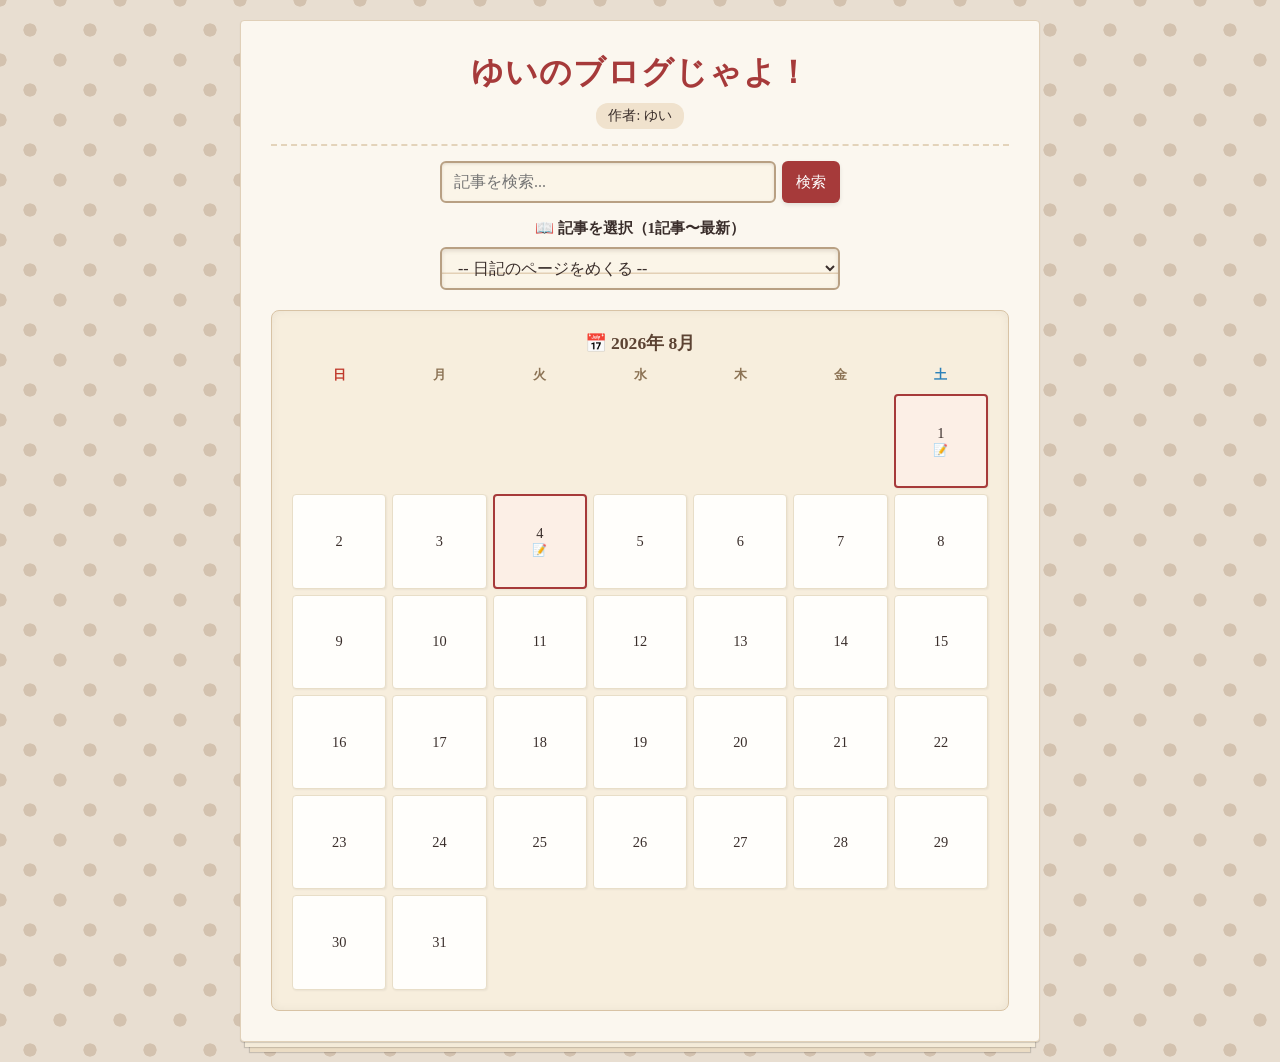
<file: blog.html>
<!DOCTYPE html>
<html lang="ja">
<head>
  <meta charset="UTF-8">
  <meta name="viewport" content="width=device-width, initial-scale=1.0">
  <title>ゆいのブログじゃよ！</title>
  <style>
    /* ==============================================
       全体デザイン（レトロ紙・日記帳風）
       ============================================== */
    :root {
      --paper-bg: #fbf7ef;
      --paper-line: #e3d3ba;
      --paper-shadow: rgba(80, 60, 40, 0.15);
      --ink-color: #3a2e2b;
      --accent-color: #a63a3a;
    }

    * {
      box-sizing: border-box;
    }

    body {
      margin: 0;
      padding: 10px 5px;
      background-color: #e8ded1;
      background-image: 
        radial-gradient(#d3c2af 15%, transparent 16%),
        radial-gradient(#d3c2af 15%, transparent 16%);
      background-size: 60px 60px;
      background-position: 0 0, 30px 30px;
      font-family: "Hiragino Mincho ProN", "Yu Mincho", "MS PMincho", serif;
      color: var(--ink-color);
      display: flex;
      justify-content: center;
    }

    .container {
      width: 100%;
      max-width: 800px;
      background: var(--paper-bg);
      border-radius: 4px;
      padding: 15px 10px;
      box-shadow: 
        0 1px 1px rgba(0,0,0,0.15), 
        0 10px 0 -5px #f4ebd9, 
        0 10px 1px -4px rgba(0,0,0,0.15), 
        0 20px 0 -10px #ebdcc4, 
        0 20px 1px -9px rgba(0,0,0,0.15);
      border: 1px solid #e0d0b8;
      position: relative;
    }

    header {
      text-align: center;
      border-bottom: 2px dashed var(--paper-line);
      padding-bottom: 15px;
      margin-bottom: 15px;
    }

    header h1 {
      margin: 0 0 8px 0;
      font-size: 1.5rem;
      color: var(--accent-color);
      letter-spacing: 1px;
    }

    .author-badge {
      font-size: 0.85rem;
      background: #f0e2cd;
      padding: 4px 12px;
      border-radius: 12px;
      display: inline-block;
    }

    /* ==============================================
       レスポンシブ対応 検索フォーム
       ============================================== */
    .search-container {
      width: 100%;
      max-width: 400px;
      margin: 0 auto 15px auto;
    }

    .search-form {
      display: flex;
      gap: 6px;
      width: 100%;
    }

    .search-input {
      flex: 1;
      min-width: 0; /* スマホではみ出し防止 */
      padding: 10px 12px;
      font-family: inherit;
      font-size: 16px; /* iOSの画面ズーム防止対策 */
      color: var(--ink-color);
      background-color: #fbf5e8;
      border: 2px solid #b8a083;
      border-radius: 6px;
      box-shadow: inset 0 1px 3px var(--paper-shadow);
      outline: none;
    }

    .search-input:focus {
      border-color: var(--accent-color);
    }

    .search-button {
      padding: 10px 14px;
      font-family: inherit;
      font-size: 0.95rem;
      background-color: var(--accent-color);
      color: #ffffff;
      border: none;
      border-radius: 6px;
      cursor: pointer;
      white-space: nowrap; /* 文字の改行防止 */
      box-shadow: 0 2px 4px rgba(0,0,0,0.1);
      transition: opacity 0.2s;
    }

    .search-button:hover {
      opacity: 0.85;
    }

    /* ==============================================
       日記帳背景のプルダウン（1記事〜最新）
       ============================================== */
    .dropdown-section {
      margin-bottom: 20px;
      text-align: center;
    }

    .dropdown-section label {
      display: block;
      font-weight: bold;
      margin-bottom: 8px;
      font-size: 0.95rem;
    }

    .journal-select {
      width: 100%;
      max-width: 400px;
      padding: 10px 12px;
      font-family: inherit;
      font-size: 16px;
      color: var(--ink-color);
      background-color: #fbf5e8;
      background-image: repeating-linear-gradient(
        transparent,
        transparent 23px,
        #e3d0b5 24px,
        #e3d0b5 25px
      );
      background-size: 100% 25px;
      border: 2px solid #b8a083;
      border-radius: 6px;
      box-shadow: inset 0 2px 4px var(--paper-shadow);
      cursor: pointer;
      outline: none;
    }

    .journal-select option {
      background: #fbf5e8;
      color: var(--ink-color);
      padding: 8px;
    }

    /* ==============================================
       リアル紙カレンダーデザイン
       ============================================== */
    .calendar-container {
      background: #f7eedd;
      border: 1px solid #d8c3a5;
      padding: 12px 8px;
      border-radius: 8px;
      box-shadow: inset 0 0 10px rgba(0,0,0,0.05);
    }

    .calendar-header {
      text-align: center;
      font-size: 1.1rem;
      font-weight: bold;
      margin-bottom: 12px;
      color: #5c4333;
    }

    .calendar-grid {
      display: grid;
      grid-template-columns: repeat(7, 1fr);
      gap: 3px;
      text-align: center;
    }

    .day-name {
      font-weight: bold;
      font-size: 0.8rem;
      padding-bottom: 4px;
      color: #8c7355;
    }

    .calendar-day {
      background: #fffefb;
      aspect-ratio: 1;
      display: flex;
      flex-direction: column;
      align-items: center;
      justify-content: center;
      border: 1px solid #e8dec8;
      border-radius: 4px;
      font-size: 0.85rem;
      box-shadow: 1px 1px 2px rgba(0,0,0,0.05);
      position: relative;
    }

    /* 記事が存在するカレンダーマス */
    .calendar-day.has-post {
      background: #fcefe6;
      border: 2px solid var(--accent-color);
      cursor: pointer;
      transition: transform 0.15s ease, box-shadow 0.15s ease;
    }

    .calendar-day.has-post:hover {
      transform: translateY(-2px);
      box-shadow: 2px 4px 8px var(--paper-shadow);
    }

    .calendar-day.has-post::after {
      content: "📝";
      font-size: 0.65rem;
      margin-top: 1px;
    }

    /* ==============================================
       紙風モーダル（記事表示ウィンドウ）
       ============================================== */
    .modal-overlay {
      display: none;
      position: fixed;
      top: 0; left: 0;
      width: 100%; height: 100%;
      background: rgba(0, 0, 0, 0.4);
      backdrop-filter: blur(2px);
      justify-content: center;
      align-items: center;
      z-index: 1000;
      padding: 15px;
    }

    .modal-paper {
      background: var(--paper-bg);
      width: 100%;
      max-width: 500px;
      padding: 25px 20px;
      border-radius: 4px;
      box-shadow: 0 10px 25px rgba(0,0,0,0.3);
      border: 1px solid #d8c3a5;
      position: relative;
      background-image: repeating-linear-gradient(
        transparent,
        transparent 27px,
        #e3d0b5 28px,
        #e3d0b5 29px
      );
      line-height: 29px;
      max-height: 85vh;
      overflow-y: auto;
    }

    .modal-close {
      position: absolute;
      top: 8px;
      right: 12px;
      font-size: 1.8rem;
      cursor: pointer;
      color: #8c7355;
      border: none;
      background: none;
      padding: 0 5px;
      line-height: 1;
    }

    .post-date {
      font-size: 0.8rem;
      color: #8c7355;
      margin-bottom: 5px;
    }

    .post-title {
      font-size: 1.25rem;
      color: var(--accent-color);
      margin: 0 0 12px 0;
      border-bottom: 1px solid var(--accent-color);
      word-break: break-all;
    }

    .post-image {
      width: 100%;
      height: auto;
      max-height: 220px;
      object-fit: cover;
      border-radius: 5.5px;
      margin: 10px 0 15px 0;
      border: 1px solid #d8c3a5;
      box-shadow: 0 2px 5px rgba(0,0,0,0.1);
      display: block;
    }

    .post-content {
      font-size: 0.95rem;
      white-space: pre-wrap;
      word-break: break-word;
    }

    .post-author {
      text-align: right;
      margin-top: 15px;
      font-style: italic;
      color: #665544;
      font-size: 0.9rem;
    }

    /* ==============================================
       レスポンシブ調整（PC環境）
       ============================================== */
    @media (min-width: 600px) {
      body {
        padding: 20px;
      }
      .container {
        padding: 30px;
      }
      header h1 {
        font-size: 2rem;
      }
      .calendar-container {
        padding: 20px;
      }
      .calendar-grid {
        gap: 6px;
      }
      .calendar-day {
        font-size: 0.9rem;
      }
      .calendar-day.has-post::after {
        font-size: 0.75rem;
      }
      .modal-paper {
        padding: 30px;
      }
      .post-title {
        font-size: 1.4rem;
      }
      .post-content {
        font-size: 1.05rem;
      }
    }
  </style>
</head>
<body>

<div class="container">
  <header>
    <h1 id="blog-title">ゆいのブログじゃよ！</h1>
    <span class="author-badge">作者: <span id="blog-author">ゆい</span></span>
  </header>

  <!-- スマホ対応 記事内検索フォーム -->
  <div class="search-container">
    <form onsubmit="searchPosts(event)" class="search-form">
      <input type="text" id="searchInput" placeholder="記事を検索..." class="search-input" />
      <button type="submit" class="search-button">検索</button>
    </form>
  </div>

  <!-- 日記帳風プルダウンリスト -->
  <div class="dropdown-section">
    <label for="postSelect">📖 記事を選択（1記事〜最新）</label>
    <select id="postSelect" class="journal-select" onchange="selectPostFromDropdown(this.value)">
      <option value="">-- 日記のページをめくる --</option>
      <!-- JavaScriptで動的生成 -->
    </select>
  </div>

  <!-- 紙デザイン リアルカレンダー -->
  <div class="calendar-container">
    <div class="calendar-header">📅 2026年 8月</div>
    <div class="calendar-grid">
      <div class="day-name" style="color:#c0392b;">日</div>
      <div class="day-name">月</div>
      <div class="day-name">火</div>
      <div class="day-name">水</div>
      <div class="day-name">木</div>
      <div class="day-name">金</div>
      <div class="day-name" style="color:#2980b9;">土</div>

      <!-- 2026年8月1日（土曜日始まり） -->
      <div></div><div></div><div></div><div></div><div></div><div></div>
      
      <!-- 8月1日（第1話） -->
      <div class="calendar-day has-post" onclick="openModal(0)">1</div>
      <!-- 2日〜3日 -->
      <div class="calendar-day">2</div>
      <div class="calendar-day">3</div>
      <!-- 8月4日（第2話） -->
      <div class="calendar-day has-post" onclick="openModal(1)">4</div>
      <!-- 5日〜31日 -->
      <div class="calendar-day">5</div>
      <div class="calendar-day">6</div>
      <div class="calendar-day">7</div>
      <div class="calendar-day">8</div>
      <div class="calendar-day">9</div>
      <div class="calendar-day">10</div>
      <div class="calendar-day">11</div>
      <div class="calendar-day">12</div>
      <div class="calendar-day">13</div>
      <div class="calendar-day">14</div>
      <div class="calendar-day">15</div>
      <div class="calendar-day">16</div>
      <div class="calendar-day">17</div>
      <div class="calendar-day">18</div>
      <div class="calendar-day">19</div>
      <div class="calendar-day">20</div>
      <div class="calendar-day">21</div>
      <div class="calendar-day">22</div>
      <div class="calendar-day">23</div>
      <div class="calendar-day">24</div>
      <div class="calendar-day">25</div>
      <div class="calendar-day">26</div>
      <div class="calendar-day">27</div>
      <div class="calendar-day">28</div>
      <div class="calendar-day">29</div>
      <div class="calendar-day">30</div>
      <div class="calendar-day">31</div>
    </div>
  </div>
</div>

<!-- 記事閲覧用ポップアップ（紙ダイアログ） -->
<div id="postModal" class="modal-overlay" onclick="closeModal(event)">
  <div class="modal-paper">
    <button class="modal-close" onclick="closeModalDirect()">&times;</button>
    <div id="modalDate" class="post-date"></div>
    <h2 id="modalTitle" class="post-title"></h2>
    <div id="modalImageContainer"></div>
    <div id="modalContent" class="post-content"></div>
    <div id="modalAuthor" class="post-author"></div>
  </div>
</div>

<script>
  // ブログデータ配列
  const posts = [
    {
      _id: "post_1",
      title: "ゆいのブログじゃよ！",
      content: "今日からブログ始めるけぇ、みんな見ていってね！",
      author: "ゆい",
      created_at: "2026-08-01T21:29:00Z",
      formatted_date: "2026年8月1日"
    },
    {
      _id: "post_2",
      title: "ビヤホールに行ったんじゃ",
      content: "ビヤホールに行ったんじゃ",
      image_url: "https://yasushikomine6-cell.github.io/1785791535272.png",
      author: "ゆい",
      created_at: "2026-08-04T12:00:00Z",
      formatted_date: "2026年8月4日"
    }
  ];

  // プルダウン初期化
  function renderDropdown(filteredPosts = null) {
    const selectEl = document.getElementById('postSelect');
    selectEl.innerHTML = '<option value="">-- 日記のページをめくる --</option>';
    
    const targetPosts = filteredPosts || posts.map((post, index) => ({ post, originalIndex: index }));

    targetPosts.forEach(item => {
      const opt = document.createElement('option');
      opt.value = item.originalIndex;
      opt.textContent = `第${item.originalIndex + 1}話: ${item.post.title} (${item.post.formatted_date.replace(/(\d{4})年(\d{1,2})月(\d{1,2})日/, '$1/$2/$3')})`;
      selectEl.appendChild(opt);
    });
  }

  // 初回読み込み時のプルダウン生成
  renderDropdown();

  // ブログ内検索処理
  function searchPosts(e) {
    e.preventDefault();
    const query = document.getElementById('searchInput').value.trim().toLowerCase();

    if (!query) {
      alert('検索キーワードを入力してください。');
      renderDropdown();
      return;
    }

    // タイトルまたは本文にキーワードが含まれている記事を検索
    const matched = posts
      .map((post, index) => ({ post, originalIndex: index }))
      .filter(item => 
        item.post.title.toLowerCase().includes(query) || 
        item.post.content.toLowerCase().includes(query)
      );

    if (matched.length === 1) {
      // 1件だけ該当した場合は直接モーダルで開く
      openModal(matched[0].originalIndex);
    } else if (matched.length > 1) {
      // 複数件該当した場合はプルダウンを絞り込む
      alert(`${matched.length}件の記事が見つかりました。プルダウンから選択してください。`);
      renderDropdown(matched);
    } else {
      alert('該当する記事が見つかりませんでした。');
    }
  }

  // 紙ダイアログを開く処理
  function openModal(index) {
    const post = posts[index];
    if (!post) return;

    document.getElementById('modalDate').innerText = post.formatted_date;
    document.getElementById('modalTitle').innerText = post.title;
    
    // 画像の表示処理
    const imgContainer = document.getElementById('modalImageContainer');
    if (post.image_url) {
      imgContainer.innerHTML = `<img src="${post.image_url}" alt="日記画像" class="post-image">`;
    } else {
      imgContainer.innerHTML = '';
    }

    document.getElementById('modalContent').innerText = post.content;
    document.getElementById('modalAuthor').innerText = `筆者: ${post.author}`;

    document.getElementById('postModal').style.display = 'flex';
  }

  // プルダウン変更時
  function selectPostFromDropdown(val) {
    if (val !== "") {
      openModal(parseInt(val));
    }
  }

  // モーダル閉じる
  function closeModal(e) {
    if (e.target.id === 'postModal') {
      document.getElementById('postModal').style.display = 'none';
    }
  }
  function closeModalDirect() {
    document.getElementById('postModal').style.display = 'none';
  }
</script>

</body>
</html>
</file>
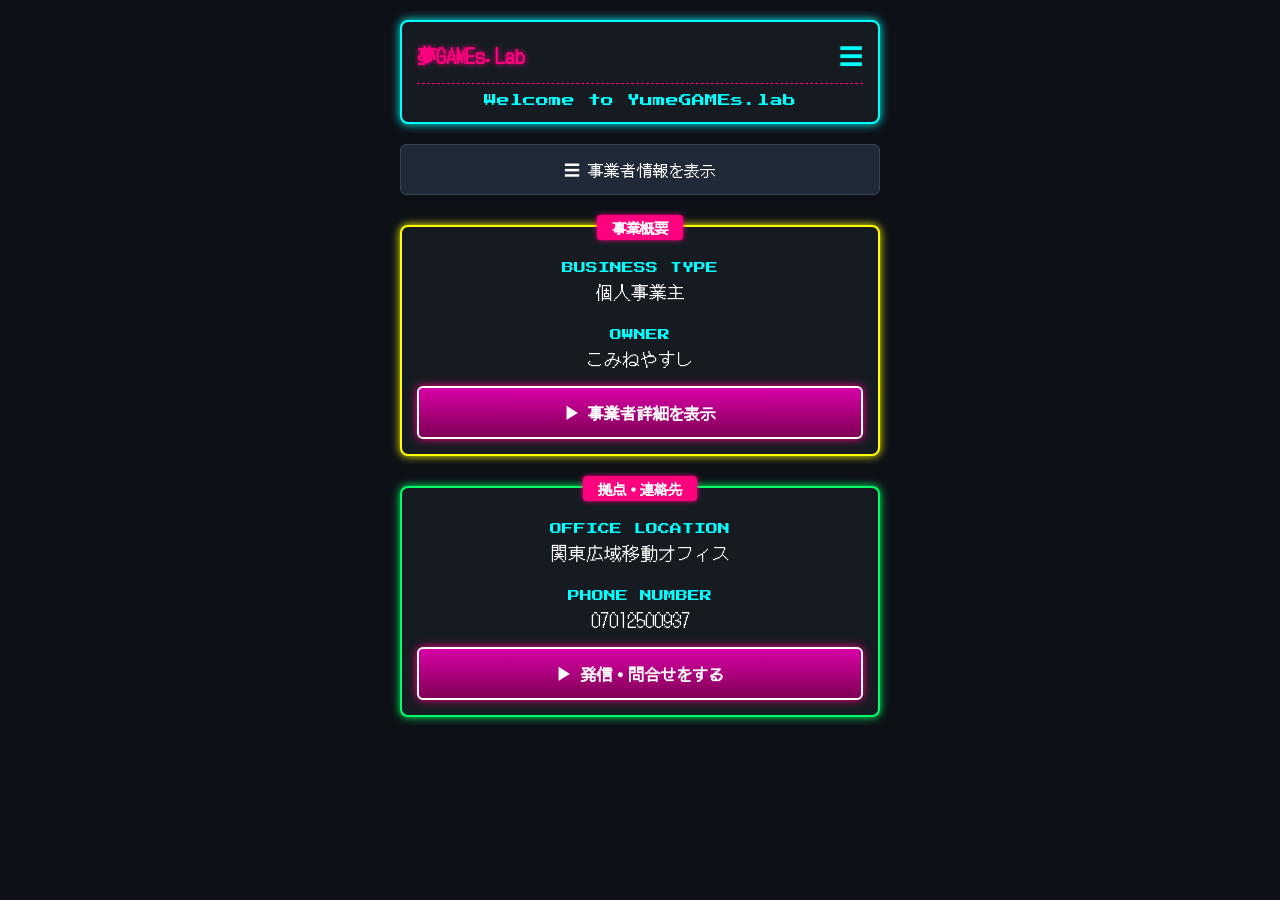
<file: drames_02.html>
<!DOCTYPE html>
<html lang="ja">
<head>
  <meta charset="UTF-8">
  <meta name="viewport" content="width=device-width, initial-scale=1.0">
  <title>個人事業主┃夢GAMEs.Lab</title>
  <link rel="preconnect" href="https://fonts.googleapis.com">
  <link rel="preconnect" href="https://fonts.gstatic.com" crossorigin>
  <link href="https://fonts.googleapis.com/css2?family=DotGothic16&family=Press+Start+2P&display=swap" rel="stylesheet">
  <style>
    /* 全体設定 */
    * {
      box-sizing: border-box;
      margin: 0;
      padding: 0;
    }
    body {
      background-color: #0d1117;
      color: #00ffff;
      font-family: 'DotGothic16', sans-serif;
      display: flex;
      justify-content: center;
      padding: 20px 10px;
    }
    .container {
      width: 100%;
      max-width: 480px; /* スマホ表示に最適化 */
      display: flex;
      flex-direction: column;
      gap: 20px;
    }

    /* ヘッダーカード */
    .header-card {
      border: 2px solid #00ffff;
      border-radius: 8px;
      padding: 15px;
      box-shadow: 0 0 10px #00ffff;
      background-color: #161b22;
      text-align: center;
    }
    .header-top {
      display: flex;
      justify-content: space-between;
      align-items: center;
      border-bottom: 1px dashed #ff007f;
      padding-bottom: 10px;
      margin-bottom: 10px;
    }
    .site-title {
      color: #ff007f;
      font-size: 1.2rem;
      font-weight: bold;
      text-shadow: 0 0 5px #ff007f;
    }
    .menu-icon {
      color: #00ffff;
      font-size: 1.5rem;
    }
    .welcome-text {
      font-family: 'Press Start 2P', monospace;
      font-size: 0.8rem;
      color: #00ffff;
      margin-top: 5px;
    }

    /* セクションボタン */
    .menu-button {
      background-color: #1f2937;
      border: 1px solid #374151;
      border-radius: 6px;
      color: #ffffff;
      padding: 12px;
      text-align: center;
      font-size: 1rem;
      display: flex;
      justify-content: center;
      align-items: center;
      gap: 8px;
    }

    /* 情報カード：共通スタイル */
    .info-card {
      position: relative;
      background-color: #161b22;
      border-radius: 8px;
      padding: 25px 15px 15px 15px;
      margin-top: 10px;
      display: flex;
      flex-direction: column;
      align-items: center;
      text-align: center;
    }
    .card-badge {
      position: absolute;
      top: -12px;
      background-color: #ff007f;
      color: #ffffff;
      padding: 2px 15px;
      border-radius: 4px;
      font-size: 0.9rem;
      font-weight: bold;
      box-shadow: 0 0 5px #ff007f;
    }

    /* イエローフレーム（概要） */
    .card-yellow {
      border: 2px solid #ffff00;
      box-shadow: 0 0 8px #ffff00;
    }

    /* グリーンフレーム（連絡先） */
    .card-green {
      border: 2px solid #00ff66;
      box-shadow: 0 0 8px #00ff66;
    }

    /* カード内テキスト */
    .info-label {
      font-family: 'Press Start 2P', monospace;
      font-size: 0.75rem;
      color: #00ffff;
      margin-top: 10px;
    }
    .info-value {
      font-size: 1.1rem;
      color: #ffffff;
      margin: 5px 0 15px 0;
      word-break: break-all;
    }

    /* アクションボタン（ネオンピンク） */
    .action-btn {
      width: 100%;
      background: linear-gradient(180deg, #d800a6 0%, #800055 100%);
      border: 2px solid #ffffff;
      border-radius: 6px;
      color: #ffffff;
      padding: 12px;
      font-size: 1rem;
      font-weight: bold;
      text-decoration: none;
      display: flex;
      justify-content: center;
      align-items: center;
      gap: 8px;
      box-shadow: 0 0 8px #ff007f;
      cursor: pointer;
    }
    .action-btn:active {
      transform: scale(0.98);
    }
  </style>
</head>
<body>

<div class="container">

  <!-- ヘッダーエリア -->
  <header class="header-card">
    <div class="header-top">
      <div class="site-title">夢GAMEs.Lab</div>
      <div class="menu-icon">☰</div>
    </div>
    <div class="welcome-text">Welcome to YumeGAMEs.lab</div>
  </header>

  <!-- アカウントメニューボタン -->
  <div class="menu-button">
    <span>☰</span> 事業者情報を表示
  </div>

  <!-- カード1：屋号・店長情報（イエロー枠） -->
  <main class="info-card card-yellow">
    <div class="card-badge">事業概要</div>
    
    <div class="info-label">BUSINESS TYPE</div>
    <div class="info-value">個人事業主</div>

    <div class="info-label">OWNER</div>
    <div class="info-value">こみねやすし</div>

    <a href="#" class="action-btn">
      <span>▶</span> 事業者詳細を表示
    </a>
  </main>

  <!-- カード2：拠点・電話番号情報（グリーン枠） -->
  <section class="info-card card-green">
    <div class="card-badge">拠点・連絡先</div>

    <div class="info-label">OFFICE LOCATION</div>
    <div class="info-value">関東広域移動オフィス</div>

    <div class="info-label">PHONE NUMBER</div>
    <div class="info-value">07012500937</div>

    <a href="tel:07012500937" class="action-btn">
      <span>▶</span> 発信・問合せをする
    </a>
  </section>

</div>

</body>
</html>
</file>
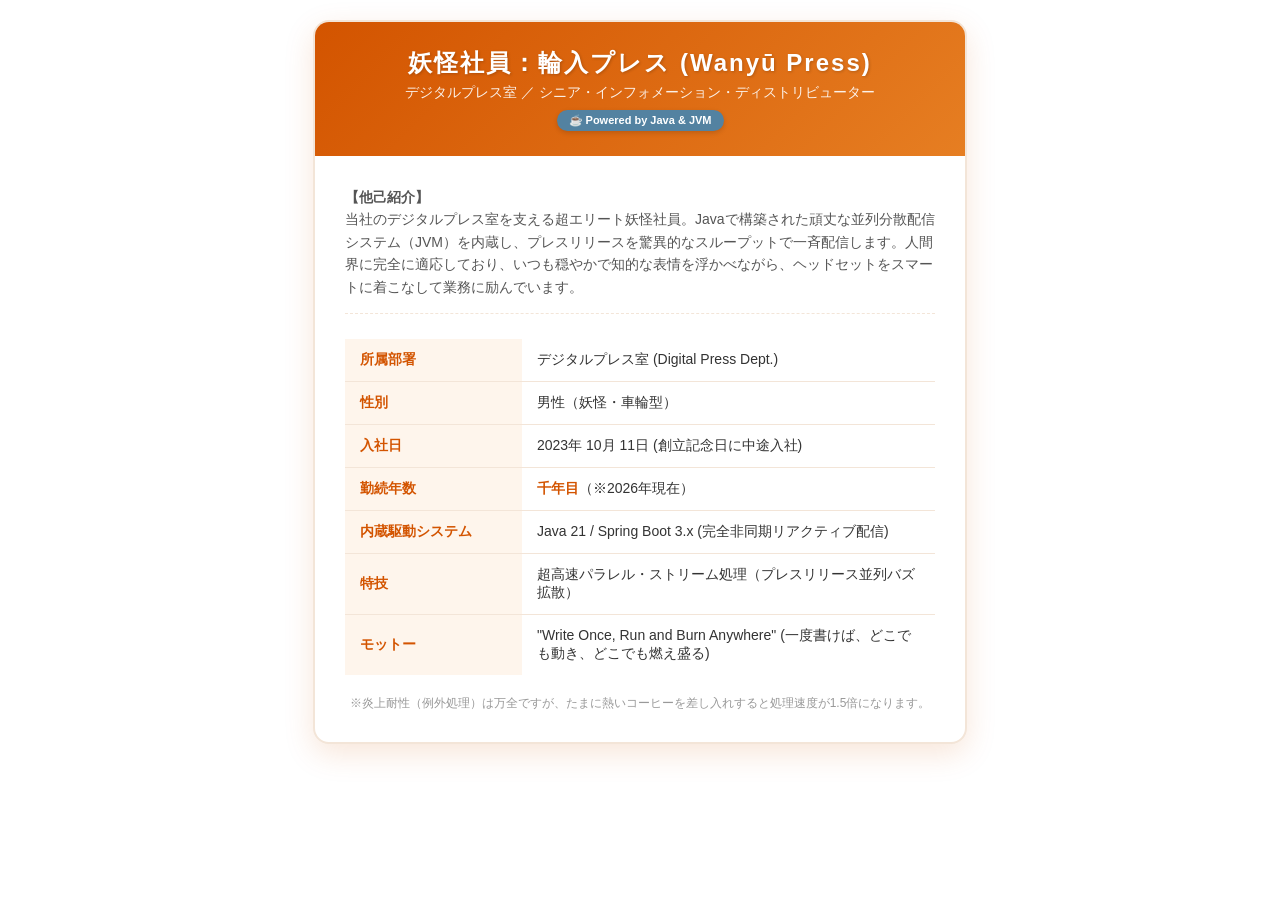
<file: employee.html>
<!-- [file-tag: code-generated-file-28e039c1-76e3-47bd-8985-42ff6777f949] -->
<!DOCTYPE html>
<html lang="ja">
<head>
<meta charset="UTF-8">
<style>
    :root {
        --primary-color: #d35400;
        --secondary-color: #e67e22;
        --bg-dark: #2c3e50;
        --bg-light: #fdfaf6;
        --text-color: #333333;
        --border-color: #f3e5d8;
    }
    
    .profile-card {
        background: #ffffff;
        border-radius: 16px;
        box-shadow: 0 10px 30px rgba(211, 84, 0, 0.15);
        border: 2px solid var(--border-color);
        width: 100%;
        max-width: 650px;
        overflow: hidden;
        margin: 20px auto;
        font-family: 'Helvetica Neue', Arial, 'Hiragino Kaku Gothic ProN', Meiryo, sans-serif;
        color: var(--text-color);
    }

    .card-header {
        background: linear-gradient(135deg, var(--primary-color), var(--secondary-color));
        color: #ffffff;
        padding: 25px;
        text-align: center;
        position: relative;
    }

    .card-header h2 {
        margin: 0;
        font-size: 24px;
        letter-spacing: 2px;
        font-weight: 700;
        text-shadow: 1px 1px 3px rgba(0,0,0,0.2);
    }

    .card-header p {
        margin: 5px 0 0;
        font-size: 14px;
        opacity: 0.9;
    }

    .badge-java {
        display: inline-block;
        background-color: #5382a1; /* Java Blue */
        color: white;
        padding: 4px 12px;
        border-radius: 20px;
        font-size: 11px;
        font-weight: bold;
        margin-top: 8px;
        box-shadow: 0 2px 5px rgba(0,0,0,0.15);
    }

    .card-body {
        padding: 30px;
    }

    .intro-text {
        font-size: 14px;
        line-height: 1.6;
        margin-bottom: 25px;
        padding-bottom: 15px;
        border-bottom: 1px dashed var(--border-color);
        color: #555;
    }

    /* Table Styling */
    .profile-table {
        width: 100%;
        border-collapse: collapse;
        margin-bottom: 20px;
    }

    .profile-table th, .profile-table td {
        padding: 12px 15px;
        text-align: left;
    }

    .profile-table th {
        width: 30%;
        background-color: #fef5ec;
        color: var(--primary-color);
        font-weight: bold;
        border-bottom: 1.5px solid var(--border-color);
        font-size: 14px;
    }

    .profile-table td {
        border-bottom: 1px solid var(--border-color);
        font-size: 14px;
    }

    .profile-table tr:last-child th, .profile-table tr:last-child td {
        border-bottom: none;
    }

    .highlight-text {
        font-weight: bold;
        color: var(--primary-color);
    }

    .footer-note {
        text-align: center;
        font-size: 12px;
        color: #999;
        margin-top: 15px;
    }
</style>
</head>
<body>

<div class="profile-card">
    <div class="card-header">
        <h2>妖怪社員：輪入プレス (Wanyū Press)</h2>
        <p>デジタルプレス室 ／ シニア・インフォメーション・ディストリビューター</p>
        <span class="badge-java">☕ Powered by Java & JVM</span>
    </div>
    
    <div class="card-body">
        <div class="intro-text">
            <strong>【他己紹介】</strong><br>
            当社のデジタルプレス室を支える超エリート妖怪社員。Javaで構築された頑丈な並列分散配信システム（JVM）を内蔵し、プレスリリースを驚異的なスループットで一斉配信します。人間界に完全に適応しており、いつも穏やかで知的な表情を浮かべながら、ヘッドセットをスマートに着こなして業務に励んでいます。
        </div>

        <table class="profile-table">
            <tr>
                <th>所属部署</th>
                <td>デジタルプレス室 (Digital Press Dept.)</td>
            </tr>
            <tr>
                <th>性別</th>
                <td>男性（妖怪・車輪型）</td>
            </tr>
            <tr>
                <th>入社日</th>
                <td>2023年 10月 11日 (創立記念日に中途入社)</td>
            </tr>
            <tr>
                <th>勤続年数</th>
                <td><span class="highlight-text">千年目</span>（※2026年現在）</td>
            </tr>
            <tr>
                <th>内蔵駆動システム</th>
                <td>Java 21 / Spring Boot 3.x (完全非同期リアクティブ配信)</td>
            </tr>
            <tr>
                <th>特技</th>
                <td>超高速パラレル・ストリーム処理（プレスリリース並列バズ拡散）</td>
            </tr>
            <tr>
                <th>モットー</th>
                <td>"Write Once, Run and Burn Anywhere" (一度書けば、どこでも動き、どこでも燃え盛る)</td>
            </tr>
        </table>

        <div class="footer-note">
            ※炎上耐性（例外処理）は万全ですが、たまに熱いコーヒーを差し入れすると処理速度が1.5倍になります。
        </div>
    </div>
</div>

</body>
</html>
</file>
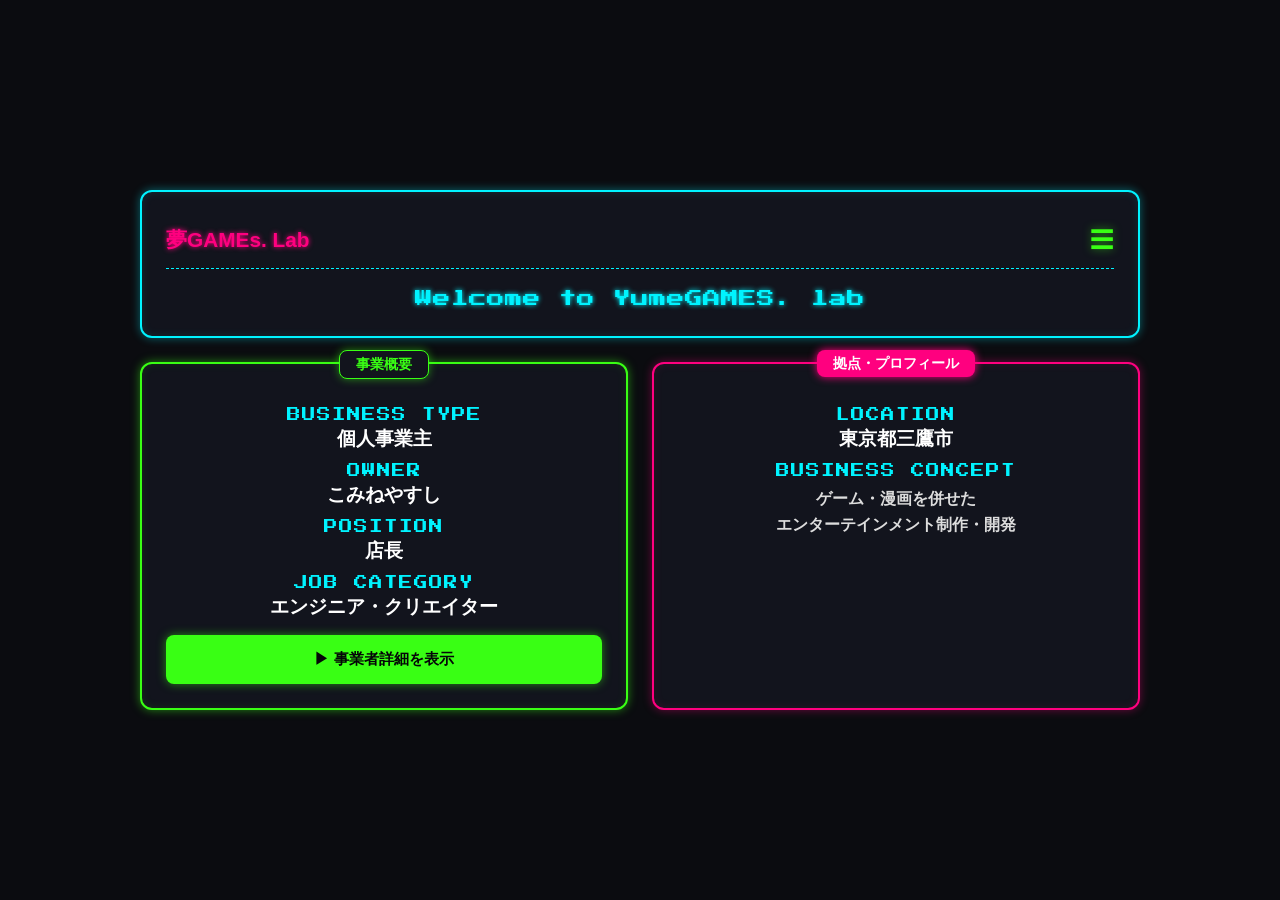
<file: StoreManager.html>
<!DOCTYPE html>
<html lang="ja">
<head>
  <meta charset="UTF-8">
  <meta name="viewport" content="width=device-width, initial-scale=1.0">
  <title>夢GAMEs. Lab - プロフィール</title>
  <!-- レトロゲーム風フォント（Press Start 2P）の読み込み -->
  <link href="https://fonts.googleapis.com/css2?family=Press+Start+2P&display=swap" rel="stylesheet">
  <style>
    :root {
      /* --- 色彩設計 (Color Palette) --- */
      /* ベースカラー（約70%） */
      --bg-color: #0b0c10;
      --card-bg: #12141d;
      
      /* サブカラー（約20%） */
      --neon-cyan: #00f3ff;
      --neon-magenta: #ff007f;
      --text-white: #ffffff;
      
      /* アクセントカラー（約8%）：ネオングリーン */
      /* クリック可能な要素・最重要導線に使用 */
      --neon-green: #39ff14;
      --neon-green-glow: rgba(57, 255, 20, 0.5);
    }

    * {
      box-sizing: border-box;
      margin: 0;
      padding: 0;
    }

    body {
      background-color: var(--bg-color);
      color: var(--text-white);
      font-family: 'Hiragino Kaku Gothic ProN', 'メイリオ', sans-serif;
      display: flex;
      justify-content: center;
      align-items: center;
      min-height: 100vh;
      padding: 20px;
    }

    .container {
      width: 100%;
      max-width: 1000px; /* PC閲覧時の最大幅 */
      display: flex;
      flex-direction: column;
      gap: 24px;
    }

    .pixel-font {
      font-family: 'Press Start 2P', monospace;
    }

    /* 共通カードデザイン */
    .card {
      background-color: var(--card-bg);
      border-radius: 12px;
      padding: 28px 20px 20px 20px;
      position: relative;
      text-align: center;
      width: 100%;
    }

    /* ネオン枠線バリエーション */
    .border-cyan {
      border: 2px solid var(--neon-cyan);
      box-shadow: 0 0 10px rgba(0, 243, 255, 0.4), inset 0 0 10px rgba(0, 243, 255, 0.1);
    }

    /* アクセント用の緑枠線 */
    .border-green {
      border: 2px solid var(--neon-green);
      box-shadow: 0 0 10px var(--neon-green-glow), inset 0 0 10px rgba(57, 255, 20, 0.1);
    }

    .border-magenta {
      border: 2px solid var(--neon-magenta);
      box-shadow: 0 0 10px rgba(255, 0, 127, 0.4), inset 0 0 10px rgba(255, 0, 127, 0.1);
    }

    /* バッジ（見出しタグ） */
    .badge {
      position: absolute;
      top: -14px;
      left: 50%;
      transform: translateX(-50%);
      padding: 4px 16px;
      border-radius: 8px;
      font-weight: bold;
      font-size: 0.9rem;
      white-space: nowrap;
    }

    .badge-magenta {
      background-color: var(--neon-magenta);
      color: #fff;
      box-shadow: 0 0 8px var(--neon-magenta);
    }

    .badge-green {
      background-color: var(--card-bg);
      color: var(--neon-green);
      border: 1px solid var(--neon-green);
      box-shadow: 0 0 8px var(--neon-green-glow);
    }

    /* ヘッダーカード */
    .header-card {
      display: flex;
      justify-content: space-between;
      align-items: center;
      padding-bottom: 12px;
      border-bottom: 1px dashed var(--neon-cyan);
    }

    .logo {
      color: var(--neon-magenta);
      font-size: 1.1rem;
      font-weight: bold;
      text-shadow: 0 0 5px var(--neon-magenta);
    }

    /* 操作系：緑アクセント */
    .menu-icon {
      color: var(--neon-green);
      font-size: 1.5rem;
      cursor: pointer;
      text-shadow: 0 0 8px var(--neon-green-glow);
      transition: transform 0.2s ease;
    }
    .menu-icon:hover {
      transform: scale(1.1);
    }

    .welcome-text {
      color: var(--neon-cyan);
      font-size: clamp(0.8rem, 2vw, 1.1rem);
      line-height: 1.6;
      margin-top: 15px;
      text-shadow: 0 0 5px var(--neon-cyan);
    }

    /* グリッドレイアウト */
    .main-grid {
      display: grid;
      grid-template-columns: 1fr;
      gap: 24px;
    }

    /* ラベル・テキスト設定 */
    .section-title {
      color: var(--neon-cyan);
      font-size: 0.75rem;
      margin-top: 12px;
      margin-bottom: 4px;
      letter-spacing: 1px;
    }

    .info-value {
      font-size: 1.1rem;
      font-weight: bold;
      margin-bottom: 12px;
    }

    /* 
      【8%の主役】アクションボタン
      ネオングリーンベタ塗り＋黒文字で最高コントラストを確保
    */
    .btn {
      display: block;
      width: 100%;
      padding: 14px;
      margin-top: 15px;
      background-color: var(--neon-green);
      border: none;
      border-radius: 8px;
      color: #050608; /* 背景色に合わせて文字を黒に */
      font-weight: bold;
      font-size: 0.95rem;
      cursor: pointer;
      box-shadow: 0 0 10px var(--neon-green-glow);
      transition: transform 0.1s, box-shadow 0.2s;
    }

    .btn:hover {
      box-shadow: 0 0 18px var(--neon-green);
    }

    .btn:active {
      transform: scale(0.98);
    }

    /* レスポンシブ調整 */
    @media (min-width: 600px) {
      .main-grid {
        grid-template-columns: 1fr 1fr;
      }
      
      .card {
        padding: 32px 24px 24px 24px;
      }

      .info-value {
        font-size: 1.2rem;
      }
    }

    @media (min-width: 900px) {
      body {
        padding: 40px;
      }

      .header-card .logo {
        font-size: 1.3rem;
      }

      .section-title {
        font-size: 0.85rem;
      }
    }
  </style>
</head>
<body>

  <div class="container">

    <!-- ヘッダー・メインタイトル（全幅表示） -->
    <div class="card border-cyan">
      <div class="header-card">
        <div class="logo">夢GAMEs. Lab</div>
        <div class="menu-icon" aria-label="Menu">☰</div>
      </div>
      <div class="welcome-text pixel-font">
        Welcome to YumeGAMES. lab
      </div>
    </div>

    <!-- メインコンテンツ領域（2列レイアウト） -->
    <div class="main-grid">

      <!-- 事業概要（緑のアクセント枠線＋ボタン） -->
      <div class="card border-green">
        <div class="badge badge-green">事業概要</div>
        
        <div class="section-title pixel-font">BUSINESS TYPE</div>
        <div class="info-value">個人事業主</div>

        <div class="section-title pixel-font">OWNER</div>
        <div class="info-value">こみねやすし</div>

        <div class="section-title pixel-font">POSITION</div>
        <div class="info-value">店長</div>

        <div class="section-title pixel-font">JOB CATEGORY</div>
        <div class="info-value">エンジニア・クリエイター</div>

        <button class="btn">▶ 事業者詳細を表示</button>
      </div>

      <!-- 拠点・詳細情報 -->
      <div class="card border-magenta">
        <div class="badge badge-magenta">拠点・プロフィール</div>

        <div class="section-title pixel-font">LOCATION</div>
        <div class="info-value">東京都三鷹市</div>

        <div class="section-title pixel-font">BUSINESS CONCEPT</div>
        <div class="info-value" style="font-size: 1rem; line-height: 1.6; color: #ddd; margin-top: 8px;">
          ゲーム・漫画を併せた<br>エンターテインメント制作・開発
        </div>
      </div>

    </div>

  </div>

</body>
</html>
</file>
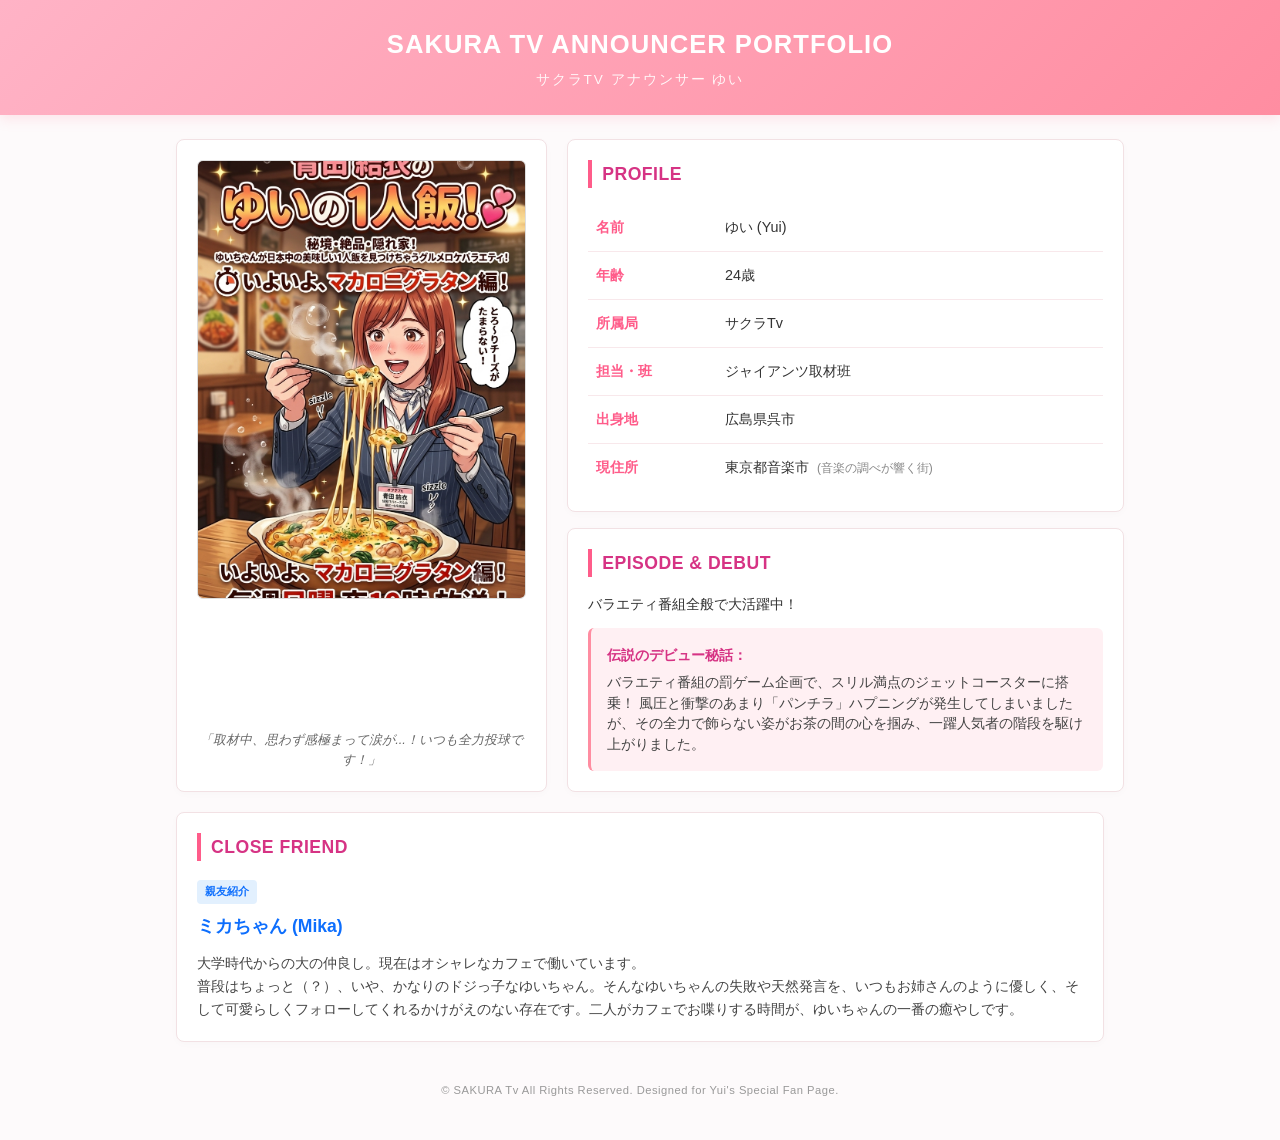
<file: yui_cyan.html>
<!DOCTYPE html>
<html lang="ja">
<head>
    <meta charset="UTF-8">
    <meta name="viewport" content="width=device-width, initial-scale=1.0">
    <title>SAKURA Tv ANNOUNCER PORTFOLIO - ゆい</title>
    <style>
        /* 全体・基本設定 */
        * {
            box-sizing: border-box;
            margin: 0;
            padding: 0;
            font-family: -apple-system, BlinkMacSystemFont, "Segoe UI", Roboto, "Helvetica Neue", Arial, sans-serif;
        }

        body {
            background-color: #fdfafb; /* ほんのりピンクがかった薄い背景 */
            color: #333333;
            line-height: 1.6;
            padding-bottom: 40px;
        }

        /* ヘッダーデザイン */
        header {
            background: linear-gradient(135deg, #ffb3c6, #ff8da1);
            color: #ffffff;
            text-align: center;
            padding: 24px 16px;
            margin-bottom: 24px;
            box-shadow: 0 4px 12px rgba(255, 141, 161, 0.2);
        }

        header h1 {
            font-size: 1.6rem;
            font-weight: 700;
            letter-spacing: 1px;
            margin-bottom: 4px;
            text-transform: uppercase;
        }

        header p {
            font-size: 0.85rem;
            letter-spacing: 2px;
            opacity: 0.9;
        }

        /* メインレイアウト */
        .container {
            max-width: 960px;
            margin: 0 auto;
            padding: 0 16px;
        }

        /* 2カラムレイアウト（上部エリア） */
        .top-section {
            display: grid;
            grid-template-columns: 1fr;
            gap: 20px;
            margin-bottom: 20px;
        }

        @media (min-width: 768px) {
            .top-section {
                grid-template-columns: 40% 60%;
            }
        }

        /* 共通カードデザイン */
        .card {
            background-color: #ffffff;
            border: 1px solid #f2e1e4;
            border-radius: 8px;
            padding: 20px;
            box-shadow: 0 2px 8px rgba(0, 0, 0, 0.02);
        }

        /* 左側：プロフィール画像カード */
        .image-card {
            text-align: center;
            display: flex;
            flex-direction: column;
            justify-content: space-between;
        }

        .image-placeholder {
            width: 100%;
            height: auto;
            aspect-ratio: 3 / 4;
            background-color: #eaeaea;
            border-radius: 6px;
            display: flex;
            align-items: center;
            justify-content: center;
            color: #888888;
            font-size: 0.9rem;
            margin-bottom: 12px;
            overflow: hidden;
            border: 1px solid #ddd;
        }

        .image-placeholder img {
            width: 100%;
            height: 100%;
            object-fit: cover;
        }

        .image-caption {
            font-size: 0.8rem;
            color: #666666;
            font-style: italic;
        }

        /* 各見出しのデザイン（左縦ライン） */
        .section-title {
            font-size: 1.1rem;
            color: #d63384;
            border-left: 4px solid #ff5c8a;
            padding-left: 10px;
            margin-bottom: 16px;
            text-transform: uppercase;
            font-weight: 700;
            letter-spacing: 0.5px;
        }

        /* プロフィールテーブル */
        .profile-table {
            width: 100%;
            border-collapse: collapse;
        }

        .profile-table tr {
            border-bottom: 1px solid #f8e8eb;
        }

        .profile-table tr:last-child {
            border-bottom: none;
        }

        .profile-table th, .profile-table td {
            padding: 12px 8px;
            font-size: 0.9rem;
            text-align: left;
        }

        .profile-table th {
            color: #ff5c8a;
            font-weight: 600;
            width: 25%;
            white-space: nowrap;
        }

        .profile-table td {
            color: #333333;
        }

        .text-sub {
            font-size: 0.75rem;
            color: #888888;
            margin-left: 4px;
        }

        /* エピソード & デビュー */
        .episode-card {
            margin-top: 16px;
        }

        .episode-card p {
            font-size: 0.9rem;
            margin-bottom: 12px;
        }

        .highlight-box {
            background-color: #fff0f3;
            border-radius: 6px;
            padding: 16px;
            border-left: 3px solid #ff8da1;
        }

        .highlight-title {
            font-weight: 700;
            color: #d63384;
            font-size: 0.9rem;
            margin-bottom: 6px;
        }

        .highlight-text {
            font-size: 0.85rem;
            color: #444444;
            line-height: 1.5;
        }

        /* 親友紹介カード (下部フルサイズ) */
        .full-card {
            margin-top: 20px;
        }

        .badge {
            display: inline-block;
            background-color: #e2f0fe;
            color: #0d6efd;
            font-size: 0.7rem;
            font-weight: bold;
            padding: 3px 8px;
            border-radius: 4px;
            margin-bottom: 8px;
        }

        .friend-name {
            font-size: 1.1rem;
            font-weight: 700;
            color: #0d6efd;
            margin-bottom: 12px;
        }

        .friend-text {
            font-size: 0.9rem;
            color: #444444;
            line-height: 1.6;
        }

        /* フッター */
        footer {
            text-align: center;
            margin-top: 40px;
            font-size: 0.7rem;
            color: #999999;
            letter-spacing: 0.5px;
        }
    </style>
</head>
<body>

    <!-- ヘッダー -->
    <header>
        <h1>SAKURA Tv ANNOUNCER PORTFOLIO</h1>
        <p>サクラTV アナウンサー ゆい</p>
    </header>

    <div class="container">
        <!-- 上部：画像とプロフィールの2カラム -->
        <div class="top-section">
            
            <!-- 左：画像カード -->
            <div class="card image-card">
                <div class="image-placeholder">
                    <!-- 添付画像ファイル名を適用 -->
                    <img src="1785149384372.png" alt="「取材中、思わず感極まって涙が...！いつも全力投球です！」">
                </div>
                <div class="image-caption">
                    「取材中、思わず感極まって涙が...！いつも全力投球です！」
                </div>
            </div>

            <!-- 右：プロフィール＆エピソード -->
            <div>
                <!-- プロフィール詳細 -->
                <div class="card">
                    <h2 class="section-title">Profile</h2>
                    <table class="profile-table">
                        <tr>
                            <th>名前</th>
                            <td>ゆい (Yui)</td>
                        </tr>
                        <tr>
                            <th>年齢</th>
                            <td>24歳</td>
                        </tr>
                        <tr>
                            <th>所属局</th>
                            <td>サクラTv</td>
                        </tr>
                        <tr>
                            <th>担当・班</th>
                            <td>ジャイアンツ取材班</td>
                        </tr>
                        <tr>
                            <th>出身地</th>
                            <td>広島県呉市</td>
                        </tr>
                        <tr>
                            <th>現住所</th>
                            <td>東京都音楽市 <span class="text-sub">(音楽の調べが響く街)</span></td>
                        </tr>
                    </table>
                </div>

                <!-- エピソード & デビュー -->
                <div class="card episode-card">
                    <h2 class="section-title">Episode & Debut</h2>
                    <p>バラエティ番組全般で大活躍中！</p>
                    <div class="highlight-box">
                        <div class="highlight-title">伝説のデビュー秘話：</div>
                        <div class="highlight-text">
                            バラエティ番組の罰ゲーム企画で、スリル満点のジェットコースターに搭乗！ 風圧と衝撃のあまり「パンチラ」ハプニングが発生してしまいましたが、その全力で飾らない姿がお茶の間の心を掴み、一躍人気者の階段を駆け上がりました。
                        </div>
                    </div>
                </div>
            </div>

        </div>

        <!-- 下部：親友紹介（横幅フル） -->
        <div class="card full-card">
            <h2 class="section-title">Close Friend</h2>
            <div class="badge">親友紹介</div>
            <div class="friend-name">ミカちゃん (Mika)</div>
            <div class="friend-text">
                大学時代からの大の仲良し。現在はオシャレなカフェで働いています。<br>
                普段はちょっと（？）、いや、かなりのドジっ子なゆいちゃん。そんなゆいちゃんの失敗や天然発言を、いつもお姉さんのように優しく、そして可愛らしくフォローしてくれるかけがえのない存在です。二人がカフェでお喋りする時間が、ゆいちゃんの一番の癒やしです。
            </div>
        </div>

        <!-- フッター -->
        <footer>
            &copy; SAKURA Tv All Rights Reserved. Designed for Yui's Special Fan Page.
        </footer>
    </div>

</body>
</html>
</file>
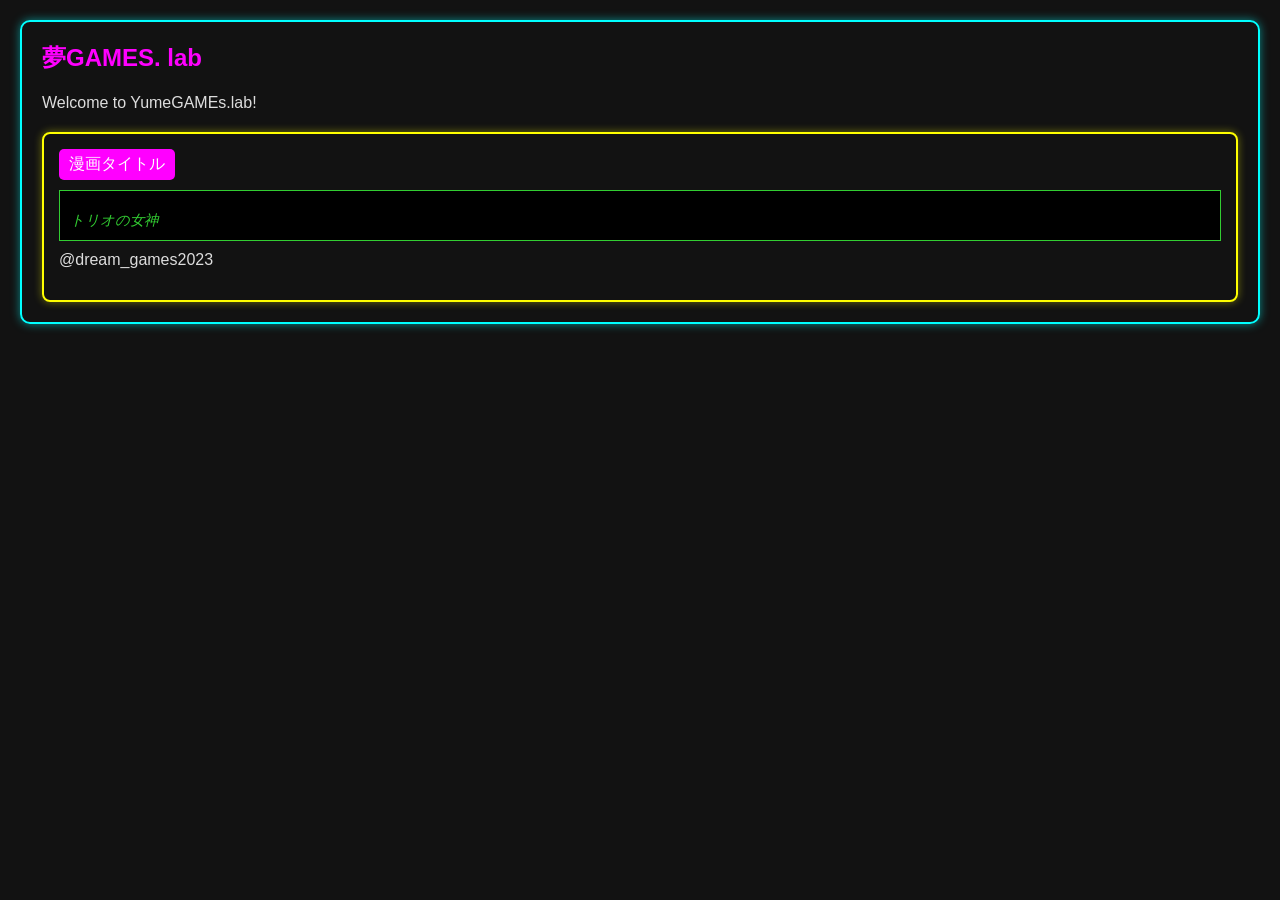
<file: ​TheTrioGoddess.html>
<!DOCTYPE html>
<html lang="ja">
<head>
<meta charset="UTF-8">
<meta name="viewport" content="width=device-width, initial-scale=1.0">
<title>トリオの女神 | YumeGAMEs.lab</title>
<style>
    body {
        background-color: #121212;
        color: #ddd;
        font-family: Arial, sans-serif;
        margin: 20px;
    }
    .main-container {
        border: 2px solid cyan;
        border-radius: 10px;
        padding: 20px;
        box-shadow: 0 0 10px rgba(0, 255, 255, 0.5);
    }
    .header {
        color: magenta;
        font-size: 24px;
        font-weight: bold;
        margin-bottom: 20px;
    }
    .manga-account-section {
        border: 2px solid yellow;
        border-radius: 8px;
        padding: 15px;
        margin-top: 20px;
        box-shadow: 0 0 8px rgba(255, 255, 0, 0.4);
    }
    .manga-title-label {
        background-color: magenta;
        color: white;
        padding: 5px 10px;
        border-radius: 5px;
        display: inline-block;
        margin-bottom: 10px;
    }
    .title-display {
        background-color: black;
        border: 1px solid limegreen;
        padding: 10px;
        color: limegreen;
        font-family: monospace;
        font-size: 1.1em;
    }
    cite.manga-title {
        font-style: italic; /* <cite> の標準スタイル */
        display: block;
        margin-top: 10px;
    }
</style>
</head>
<body>

<div class="main-container">
    <div class="header">夢GAMES. lab</div>
    
    <p>Welcome to YumeGAMEs.lab!</p>

    <div class="manga-account-section">
        <div class="manga-title-label">漫画タイトル</div>
        <div class="title-display">
            <!-- ユーザーの要望通り、citeタグを使用してタイトルを表示します。 -->
            <cite class="manga-title">トリオの女神</cite>
        </div>
        
        <!-- 以下は元の画像からの構造プレースホルダー -->
        <p style="margin-top: 10px;">@dream_games2023</p>
    </div>

</div>

</body>
</html>
</file>
